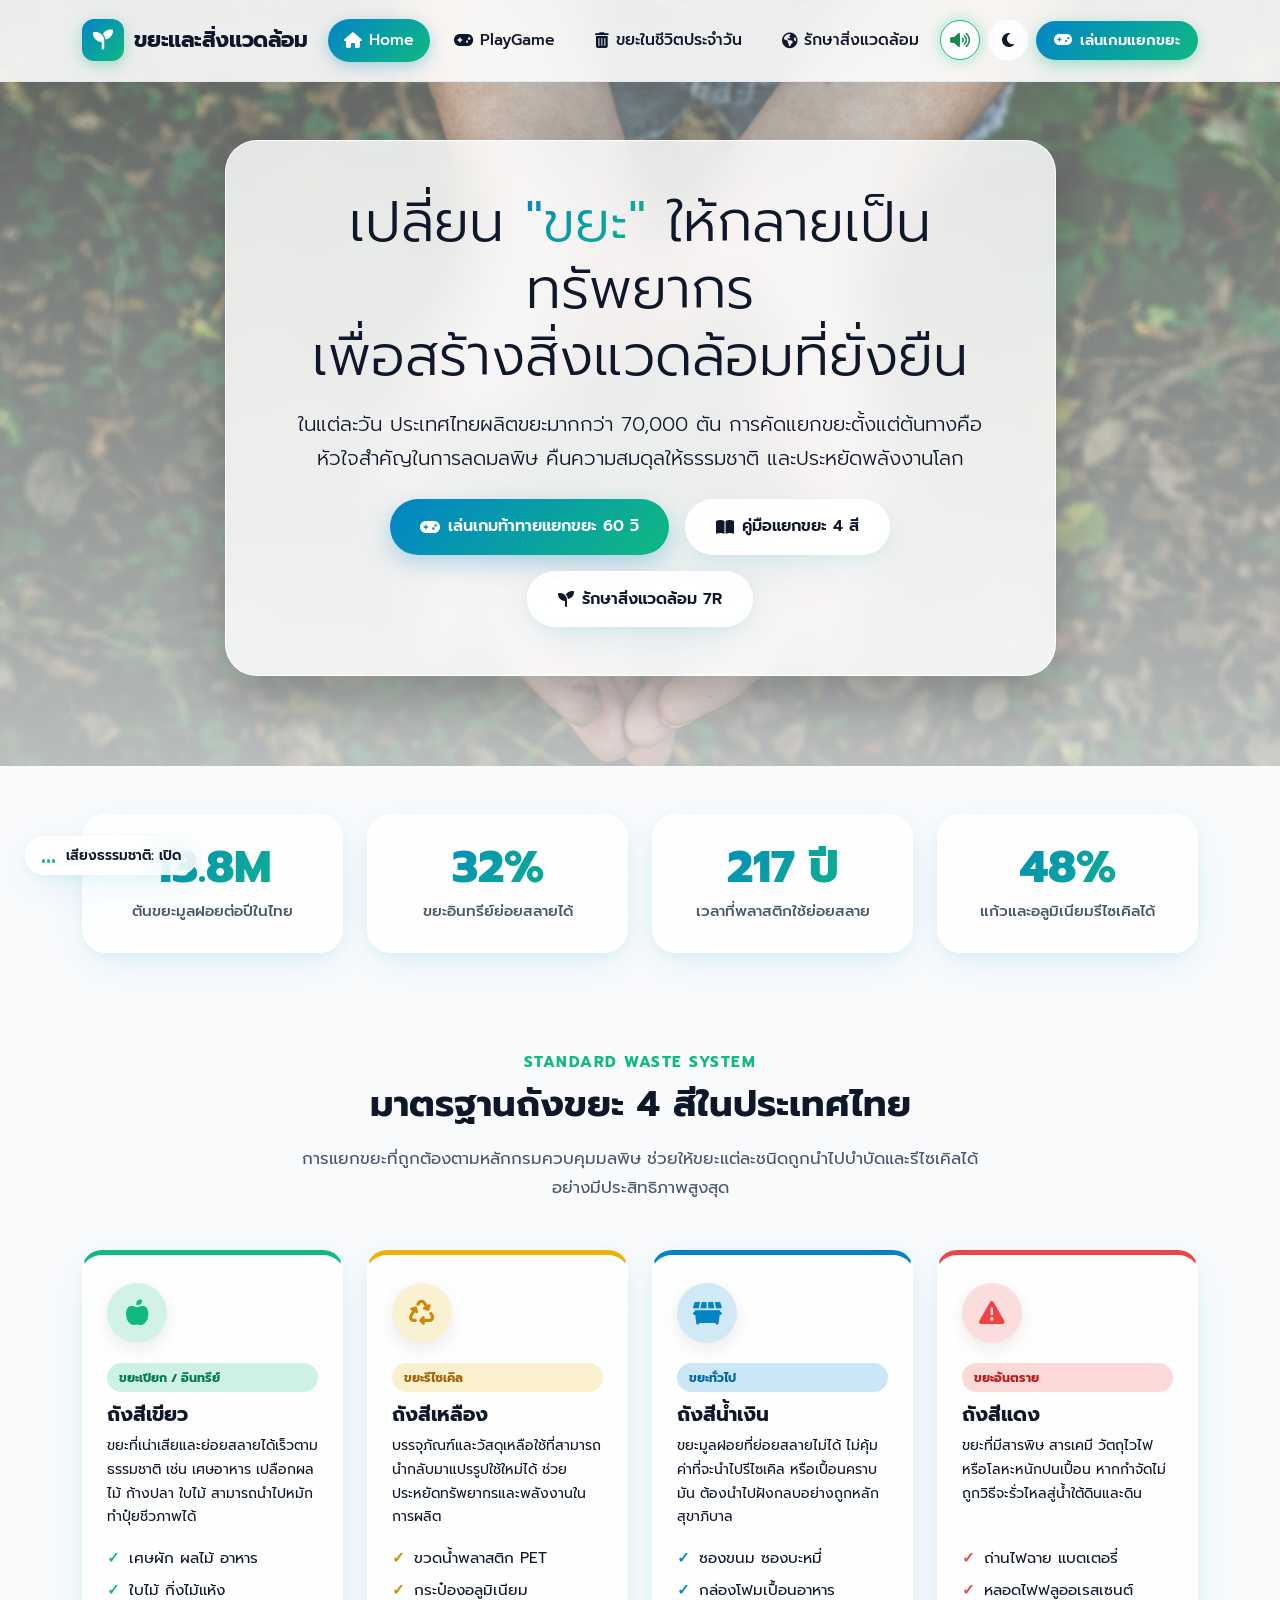
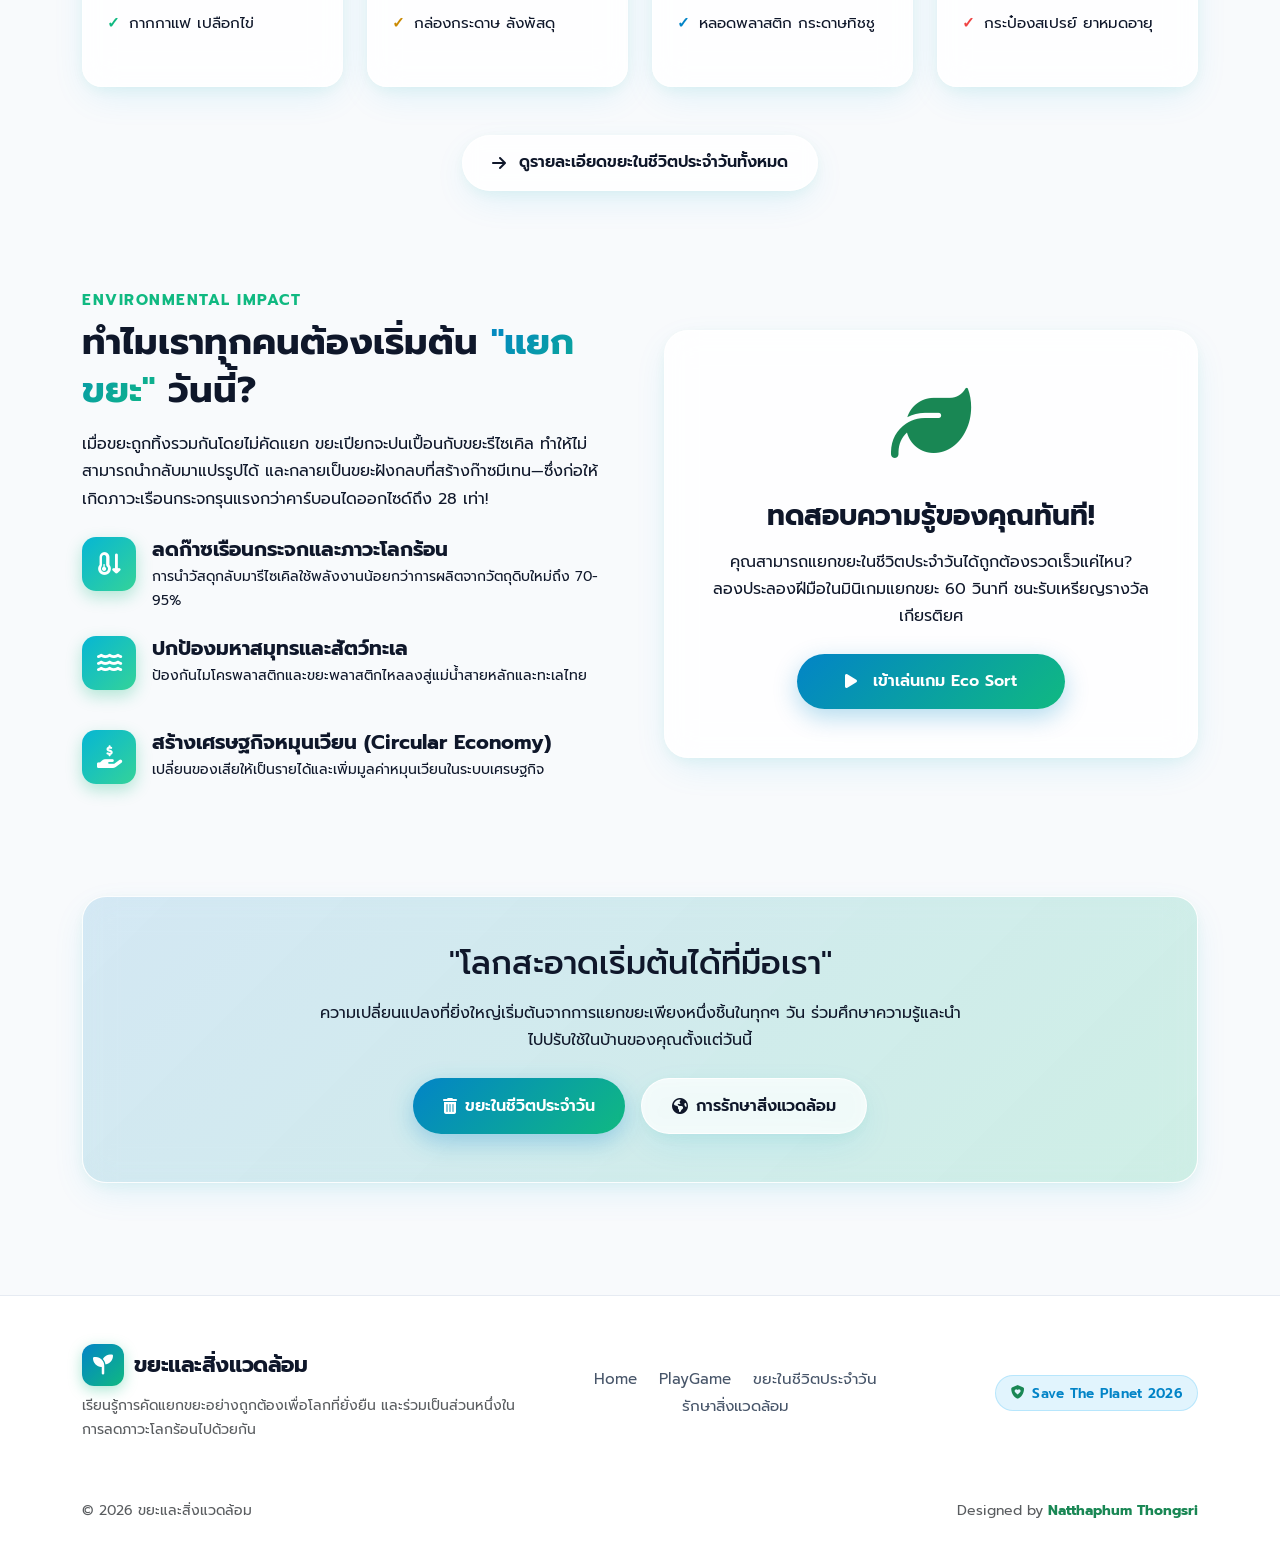
<file: index.html>
<!DOCTYPE html>
<html lang="th" data-theme="light">
<head>
  <meta charset="UTF-8">
  <meta name="viewport" content="width=device-width, initial-scale=1.0">
  <title>ขยะและสิ่งแวดล้อม |67011213047</title>
  <meta name="description" content="เรียนรู้การคัดแยกขยะในชีวิตประจำวันอย่างถูกต้อง ถังขยะ 4 สี และแนวทางการรักษาสิ่งแวดล้อมเพื่อความยั่งยืน พร้อมมินิเกมแยกขยะ 60 วินาที">
  <meta name="author" content="Natthaphum Thongsri">

  <!-- Google Fonts: Prompt & Plus Jakarta Sans -->
  <link rel="preconnect" href="https://fonts.googleapis.com">
  <link rel="preconnect" href="https://fonts.gstatic.com" crossorigin>
  <link href="https://fonts.googleapis.com/css2?family=Plus+Jakarta+Sans:wght@500;600;700;800&family=Prompt:wght@300;400;500;600;700&display=swap" rel="stylesheet">

  <!-- Font Awesome 6 Icons -->
  <link rel="stylesheet" href="https://cdnjs.cloudflare.com/ajax/libs/font-awesome/6.5.1/css/all.min.css">

  <!-- Bootstrap 5.3 CSS -->
  <link href="https://cdn.jsdelivr.net/npm/bootstrap@5.3.3/dist/css/bootstrap.min.css" rel="stylesheet">

  <!-- Custom CSS -->
  <link rel="stylesheet" href="assets/css/style.css">
</head>
<body>

  <!-- Preloader Loading Animation -->
  <div id="preloader">
    <div class="spinner-liquid">
      <i class="fa-solid fa-leaf"></i>
    </div>
    <p class="mt-3 fw-semibold text-muted small">กำลังเตรียมข้อมูลเพื่อโลกสีเขียว...</p>
  </div>

  <!-- Shared Navigation Bar (Managed via components.js) -->
  <header id="site-navbar"></header>

  <!-- Main Content -->
  <main>
    <!-- Hero Section with Crisp Background Image & Liquid Glass Floating Box -->
    <section class="hero-bg-section hero-home">
      <div class="container">
        <div class="row align-items-center justify-content-center">
          <div class="col-lg-10 col-xl-9 text-center reveal">
            <div class="hero-glass-box p-4 p-md-5">
              <h1 class="display-4 fw-extrabold mb-3">
                เปลี่ยน <span class="gradient-text">"ขยะ"</span> ให้กลายเป็นทรัพยากร<br class="d-none d-md-block">
                เพื่อสร้างสิ่งแวดล้อมที่ยั่งยืน
              </h1>
              <p class="lead mb-4 mx-auto" style="max-width: 720px;">
                ในแต่ละวัน ประเทศไทยผลิตขยะมากกว่า 70,000 ตัน การคัดแยกขยะตั้งแต่ต้นทางคือหัวใจสำคัญในการลดมลพิษ คืนความสมดุลให้ธรรมชาติ และประหยัดพลังงานโลก
              </p>
              <div class="d-flex flex-wrap gap-3 justify-content-center">
                <a href="game.html" class="btn-liquid-primary">
                  <i class="fa-solid fa-gamepad"></i> เล่นเกมท้าทายแยกขยะ 60 วิ
                </a>
                <a href="daily-waste.html" class="btn-liquid-outline">
                  <i class="fa-solid fa-book-open"></i> คู่มือแยกขยะ 4 สี
                </a>
                <a href="environment.html" class="btn-liquid-outline">
                  <i class="fa-solid fa-seedling"></i> รักษาสิ่งแวดล้อม 7R
                </a>
              </div>
            </div>
          </div>
        </div>
      </div>
    </section>

    <!-- Key Statistics Section (Animated Counters) -->
    <section class="py-5">
      <div class="container">
        <div class="row g-4 justify-content-center">
          <div class="col-6 col-md-3 reveal reveal-delay-1">
            <div class="glass-card stat-box">
              <div class="stat-num" data-counter="27.5" data-suffix="M">0</div>
              <div class="stat-label">ตันขยะมูลฝอยต่อปีในไทย</div>
            </div>
          </div>
          <div class="col-6 col-md-3 reveal reveal-delay-2">
            <div class="glass-card stat-box">
              <div class="stat-num" data-counter="64" data-suffix="%">0</div>
              <div class="stat-label">ขยะอินทรีย์ย่อยสลายได้</div>
            </div>
          </div>
          <div class="col-6 col-md-3 reveal reveal-delay-3">
            <div class="glass-card stat-box">
              <div class="stat-num" data-counter="450" data-suffix=" ปี">0</div>
              <div class="stat-label">เวลาที่พลาสติกใช้ย่อยสลาย</div>
            </div>
          </div>
          <div class="col-6 col-md-3 reveal reveal-delay-1">
            <div class="glass-card stat-box">
              <div class="stat-num" data-counter="100" data-suffix="%">0</div>
              <div class="stat-label">แก้วและอลูมิเนียมรีไซเคิลได้</div>
            </div>
          </div>
        </div>
      </div>
    </section>

    <!-- 4 Standard Bins Quick Overview -->
    <section class="py-5">
      <div class="container">
        <div class="text-center mb-5 reveal">
          <span class="section-tag">Standard Waste System</span>
          <h2 class="section-title">มาตรฐานถังขยะ 4 สีในประเทศไทย</h2>
          <p class="section-desc">การแยกขยะที่ถูกต้องตามหลักกรมควบคุมมลพิษ ช่วยให้ขยะแต่ละชนิดถูกนำไปบำบัดและรีไซเคิลได้อย่างมีประสิทธิภาพสูงสุด</p>
        </div>

        <div class="row g-4">
          <!-- Green Bin -->
          <div class="col-md-6 col-lg-3 reveal reveal-delay-1">
            <div class="glass-card bin-card green-bin">
              <div class="bin-icon-circle">
                <i class="fa-solid fa-apple-whole"></i>
              </div>
              <span class="bin-pill">ขยะเปียก / อินทรีย์</span>
              <h4 class="fw-bold fs-5 mb-2">ถังสีเขียว</h4>
              <p class="small mb-0">ขยะที่เน่าเสียและย่อยสลายได้เร็วตามธรรมชาติ เช่น เศษอาหาร เปลือกผลไม้ ก้างปลา ใบไม้ สามารถนำไปหมักทำปุ๋ยชีวภาพได้</p>
              <ul class="bin-examples-list mt-auto pt-3">
                <li>เศษผัก ผลไม้ อาหาร</li>
                <li>ใบไม้ กิ่งไม้แห้ง</li>
                <li>กากกาแฟ เปลือกไข่</li>
              </ul>
            </div>
          </div>

          <!-- Yellow Bin -->
          <div class="col-md-6 col-lg-3 reveal reveal-delay-2">
            <div class="glass-card bin-card yellow-bin">
              <div class="bin-icon-circle">
                <i class="fa-solid fa-recycle"></i>
              </div>
              <span class="bin-pill">ขยะรีไซเคิล</span>
              <h4 class="fw-bold fs-5 mb-2">ถังสีเหลือง</h4>
              <p class="small mb-0">บรรจุภัณฑ์และวัสดุเหลือใช้ที่สามารถนำกลับมาแปรรูปใช้ใหม่ได้ ช่วยประหยัดทรัพยากรและพลังงานในการผลิต</p>
              <ul class="bin-examples-list mt-auto pt-3">
                <li>ขวดน้ำพลาสติก PET</li>
                <li>กระป๋องอลูมิเนียม</li>
                <li>กล่องกระดาษ ลังพัสดุ</li>
              </ul>
            </div>
          </div>

          <!-- Blue Bin -->
          <div class="col-md-6 col-lg-3 reveal reveal-delay-3">
            <div class="glass-card bin-card blue-bin">
              <div class="bin-icon-circle">
                <i class="fa-solid fa-dumpster"></i>
              </div>
              <span class="bin-pill">ขยะทั่วไป</span>
              <h4 class="fw-bold fs-5 mb-2">ถังสีน้ำเงิน</h4>
              <p class="small mb-0">ขยะมูลฝอยที่ย่อยสลายไม่ได้ ไม่คุ้มค่าที่จะนำไปรีไซเคิล หรือเปื้อนคราบมัน ต้องนำไปฝังกลบอย่างถูกหลักสุขาภิบาล</p>
              <ul class="bin-examples-list mt-auto pt-3">
                <li>ซองขนม ซองบะหมี่</li>
                <li>กล่องโฟมเปื้อนอาหาร</li>
                <li>หลอดพลาสติก กระดาษทิชชู</li>
              </ul>
            </div>
          </div>

          <!-- Red Bin -->
          <div class="col-md-6 col-lg-3 reveal reveal-delay-1">
            <div class="glass-card bin-card red-bin">
              <div class="bin-icon-circle">
                <i class="fa-solid fa-triangle-exclamation"></i>
              </div>
              <span class="bin-pill">ขยะอันตราย</span>
              <h4 class="fw-bold fs-5 mb-2">ถังสีแดง</h4>
              <p class="small mb-0">ขยะที่มีสารพิษ สารเคมี วัตถุไวไฟ หรือโลหะหนักปนเปื้อน หากกำจัดไม่ถูกวิธีจะรั่วไหลสู่น้ำใต้ดินและดิน</p>
              <ul class="bin-examples-list mt-auto pt-3">
                <li>ถ่านไฟฉาย แบตเตอรี่</li>
                <li>หลอดไฟฟลูออเรสเซนต์</li>
                <li>กระป๋องสเปรย์ ยาหมดอายุ</li>
              </ul>
            </div>
          </div>
        </div>

        <div class="text-center mt-5 reveal">
          <a href="daily-waste.html" class="btn-liquid-outline">
            <i class="fa-solid fa-arrow-right me-1"></i> ดูรายละเอียดขยะในชีวิตประจำวันทั้งหมด
          </a>
        </div>
      </div>
    </section>

    <!-- Why Waste Sorting Matters (3 Pillars) -->
    <section class="py-5 bg-opacity-25">
      <div class="container">
        <div class="row align-items-center g-5">
          <div class="col-lg-6 reveal">
            <span class="section-tag">Environmental Impact</span>
            <h2 class="section-title">ทำไมเราทุกคนต้องเริ่มต้น <span class="gradient-text">"แยกขยะ"</span> วันนี้?</h2>
            <p class="mb-4">
              เมื่อขยะถูกทิ้งรวมกันโดยไม่คัดแยก ขยะเปียกจะปนเปื้อนกับขยะรีไซเคิล ทำให้ไม่สามารถนำกลับมาแปรรูปได้ และกลายเป็นขยะฝังกลบที่สร้างก๊าซมีเทน—ซึ่งก่อให้เกิดภาวะเรือนกระจกรุนแรงกว่าคาร์บอนไดออกไซด์ถึง 28 เท่า!
            </p>

            <div class="d-flex gap-3 mb-4">
              <div class="r-icon-box flex-shrink-0">
                <i class="fa-solid fa-temperature-arrow-down"></i>
              </div>
              <div>
                <h5 class="fw-bold mb-1">ลดก๊าซเรือนกระจกและภาวะโลกร้อน</h5>
                <p class="small mb-0">การนำวัสดุกลับมารีไซเคิลใช้พลังงานน้อยกว่าการผลิตจากวัตถุดิบใหม่ถึง 70-95%</p>
              </div>
            </div>

            <div class="d-flex gap-3 mb-4">
              <div class="r-icon-box flex-shrink-0">
                <i class="fa-solid fa-water"></i>
              </div>
              <div>
                <h5 class="fw-bold mb-1">ปกป้องมหาสมุทรและสัตว์ทะเล</h5>
                <p class="small mb-0">ป้องกันไมโครพลาสติกและขยะพลาสติกไหลลงสู่แม่น้ำสายหลักและทะเลไทย</p>
              </div>
            </div>

            <div class="d-flex gap-3">
              <div class="r-icon-box flex-shrink-0">
                <i class="fa-solid fa-hand-holding-dollar"></i>
              </div>
              <div>
                <h5 class="fw-bold mb-1">สร้างเศรษฐกิจหมุนเวียน (Circular Economy)</h5>
                <p class="small mb-0">เปลี่ยนของเสียให้เป็นรายได้และเพิ่มมูลค่าหมุนเวียนในระบบเศรษฐกิจ</p>
              </div>
            </div>
          </div>

          <div class="col-lg-6 reveal reveal-delay-2">
            <div class="glass-card p-4 p-md-5 text-center position-relative overflow-hidden">
              <div class="mb-4">
                <span class="display-1 text-success"><i class="fa-solid fa-leaf"></i></span>
              </div>
              <h3 class="fw-bold mb-3">ทดสอบความรู้ของคุณทันที!</h3>
              <p class="mb-4">
                คุณสามารถแยกขยะในชีวิตประจำวันได้ถูกต้องรวดเร็วแค่ไหน? ลองประลองฝีมือในมินิเกมแยกขยะ 60 วินาที ชนะรับเหรียญรางวัลเกียรติยศ
              </p>
              <a href="game.html" class="btn-liquid-primary btn-lg px-5">
                <i class="fa-solid fa-play me-2"></i> เข้าเล่นเกม Eco Sort
              </a>
            </div>
          </div>
        </div>
      </div>
    </section>

    <!-- Call to Action Banner -->
    <section class="py-5">
      <div class="container">
        <div class="glass-card p-5 text-center reveal position-relative overflow-hidden" style="background: linear-gradient(135deg, rgba(2, 132, 199, 0.15) 0%, rgba(16, 185, 129, 0.18) 100%);">
          <h2 class="fw-extrabold mb-3">"โลกสะอาดเริ่มต้นได้ที่มือเรา"</h2>
          <p class="max-w-600 mx-auto mb-4" style="max-width: 650px;">
            ความเปลี่ยนแปลงที่ยิ่งใหญ่เริ่มต้นจากการแยกขยะเพียงหนึ่งชิ้นในทุกๆ วัน ร่วมศึกษาความรู้และนำไปปรับใช้ในบ้านของคุณตั้งแต่วันนี้
          </p>
          <div class="d-flex flex-wrap gap-3 justify-content-center">
            <a href="daily-waste.html" class="btn-liquid-primary">
              <i class="fa-solid fa-trash-can"></i> ขยะในชีวิตประจำวัน
            </a>
            <a href="environment.html" class="btn-liquid-outline">
              <i class="fa-solid fa-earth-americas"></i> การรักษาสิ่งแวดล้อม
            </a>
          </div>
        </div>
      </div>
    </section>
  </main>

  <!-- Shared Footer (Managed via components.js) -->
  <footer id="site-footer"></footer>

  <!-- Bootstrap 5.3 JS Bundle -->
  <script src="https://cdn.jsdelivr.net/npm/bootstrap@5.3.3/dist/js/bootstrap.bundle.min.js"></script>

  <!-- Project Scripts -->
  <script src="assets/js/components.js"></script>
  <script src="assets/js/main.js"></script>
</body>
</html>
</file>
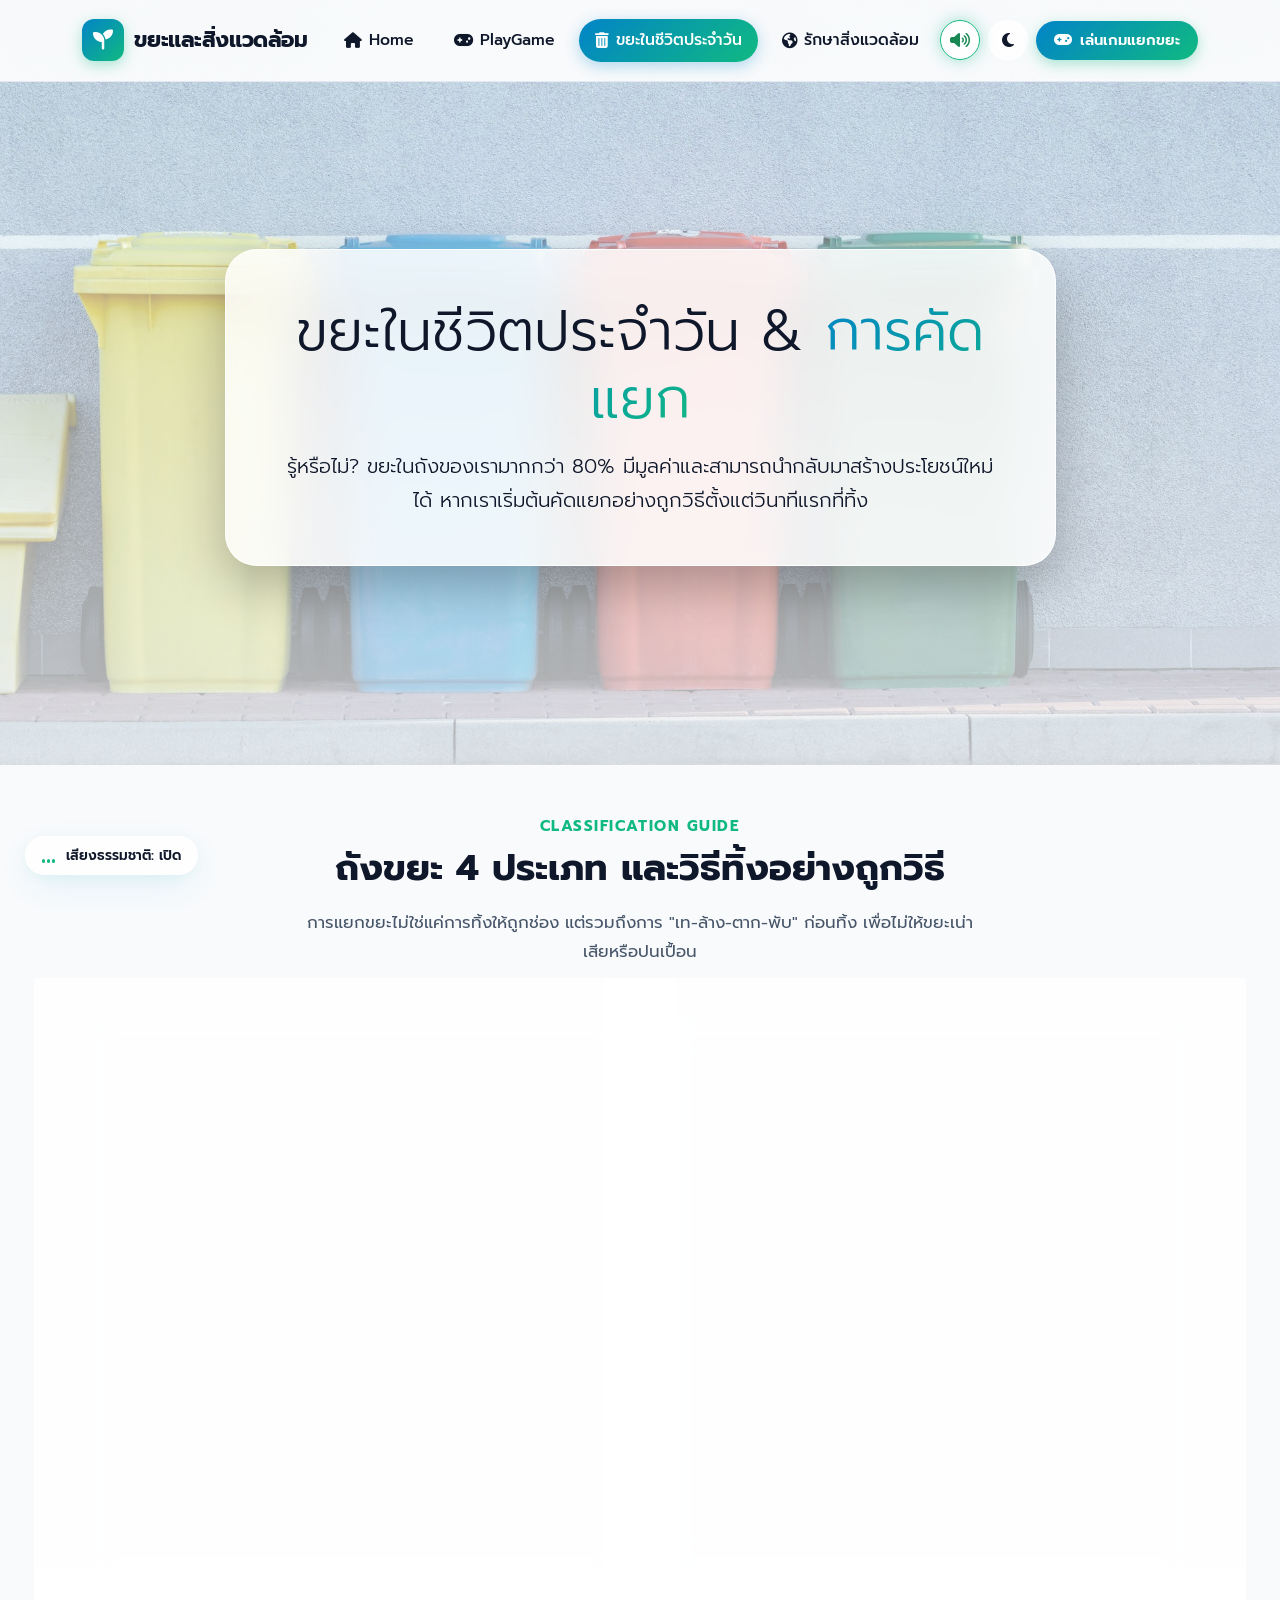
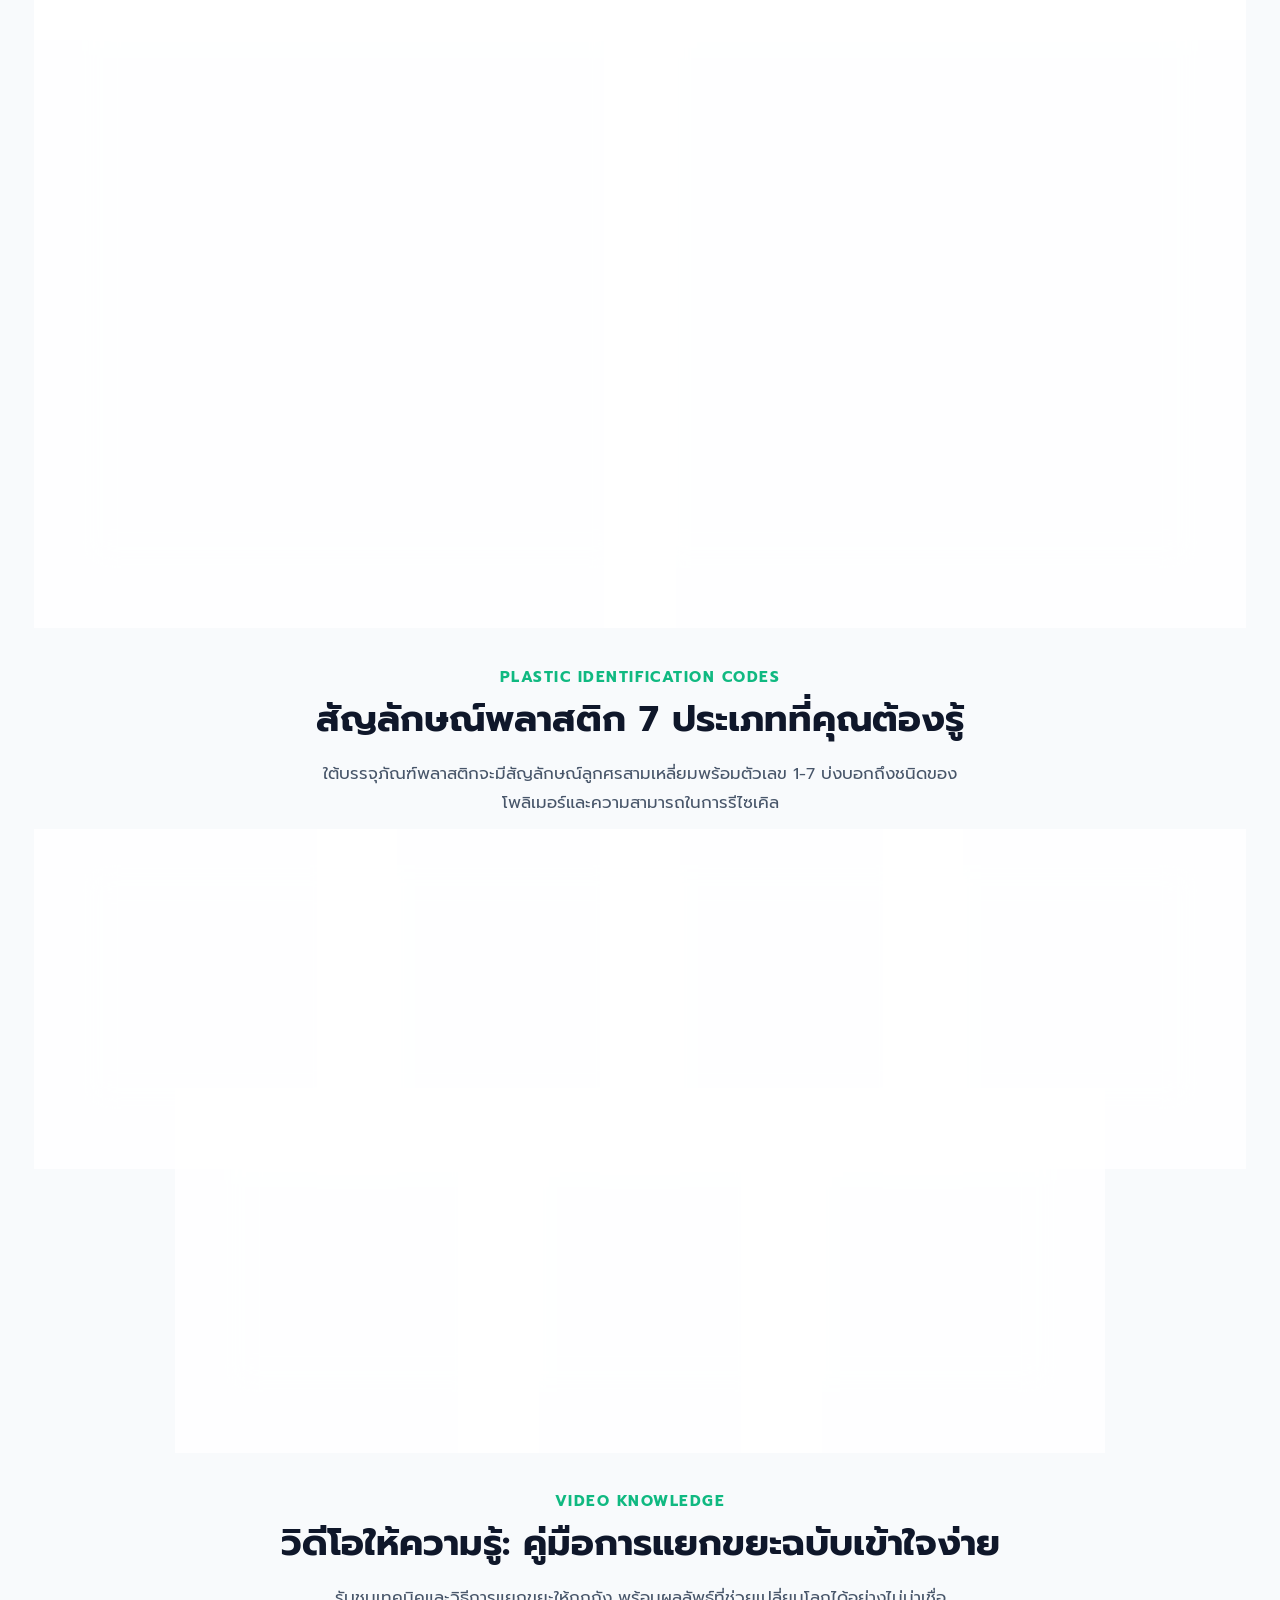
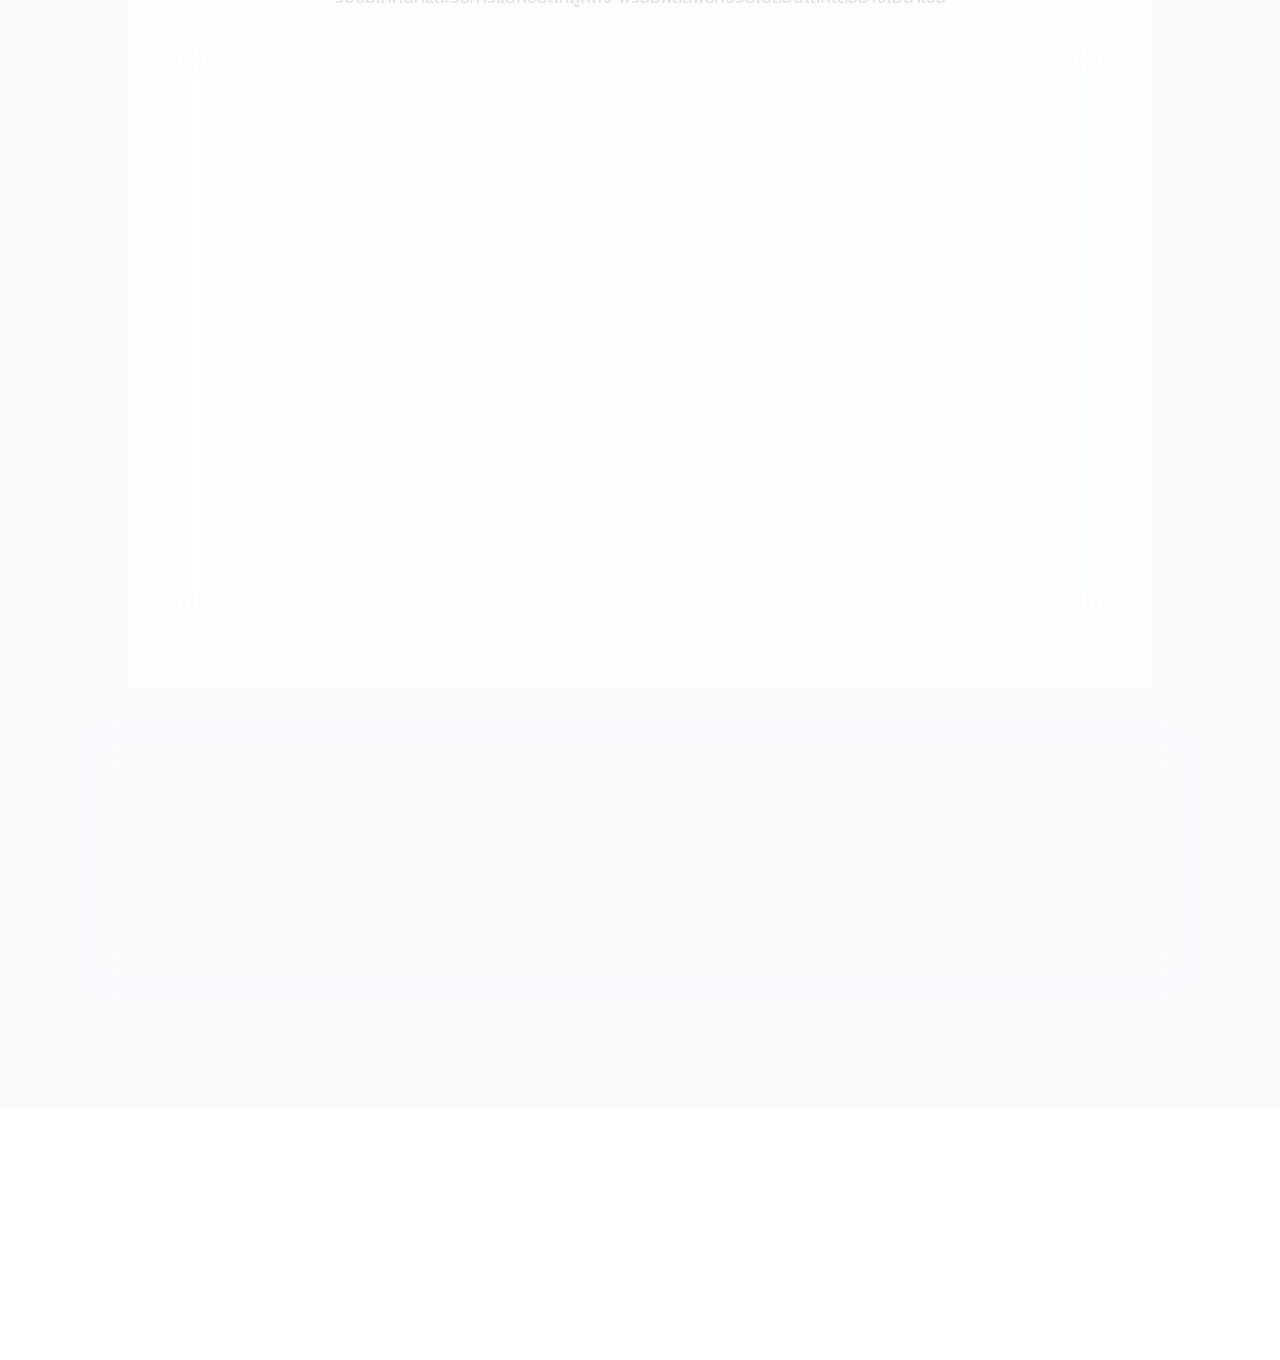
<file: daily-waste.html>
<!DOCTYPE html>
<html lang="th" data-theme="light">
<head>
  <meta charset="UTF-8">
  <meta name="viewport" content="width=device-width, initial-scale=1.0">
  <title>ขยะในชีวิตประจำวัน |67011213047</title>
  <meta name="description" content="เจาะลึกประเภทขยะในชีวิตประจำวัน ถังขยะ 4 สี สัญลักษณ์พลาสติก 7 ชนิด และขั้นตอนการเตรียมขยะก่อนทิ้งที่ถูกต้องตามหลักสุขาภิบาล">
  <meta name="author" content="Natthaphum Thongsri">

  <!-- Google Fonts: Prompt & Plus Jakarta Sans -->
  <link rel="preconnect" href="https://fonts.googleapis.com">
  <link rel="preconnect" href="https://fonts.gstatic.com" crossorigin>
  <link href="https://fonts.googleapis.com/css2?family=Plus+Jakarta+Sans:wght@500;600;700;800&family=Prompt:wght@300;400;500;600;700&display=swap" rel="stylesheet">

  <!-- Font Awesome 6 Icons -->
  <link rel="stylesheet" href="https://cdnjs.cloudflare.com/ajax/libs/font-awesome/6.5.1/css/all.min.css">

  <!-- Bootstrap 5.3 CSS -->
  <link href="https://cdn.jsdelivr.net/npm/bootstrap@5.3.3/dist/css/bootstrap.min.css" rel="stylesheet">

  <!-- Custom CSS -->
  <link rel="stylesheet" href="assets/css/style.css">
</head>
<body>

  <!-- Preloader Loading Animation -->
  <div id="preloader">
    <div class="spinner-liquid">
      <i class="fa-solid fa-trash-can"></i>
    </div>
    <p class="mt-3 fw-semibold text-muted small">กำลังโหลดคู่มือแยกขยะ...</p>
  </div>

  <!-- Shared Navigation Bar (Managed via components.js) -->
  <header id="site-navbar"></header>

  <!-- Main Content -->
  <main>
    <!-- Hero Section with Crisp Background Image & Liquid Glass Floating Box -->
    <section class="hero-bg-section hero-daily">
      <div class="container">
        <div class="row justify-content-center text-center">
          <div class="col-lg-10 col-xl-9 reveal">
            <div class="hero-glass-box p-4 p-md-5">
              <h1 class="display-4 fw-extrabold mb-3">
                ขยะในชีวิตประจำวัน &amp; <span class="gradient-text">การคัดแยก</span>
              </h1>
              <p class="lead mb-0 mx-auto" style="max-width: 720px;">
                รู้หรือไม่? ขยะในถังของเรามากกว่า 80% มีมูลค่าและสามารถนำกลับมาสร้างประโยชน์ใหม่ได้ หากเราเริ่มต้นคัดแยกอย่างถูกวิธีตั้งแต่วินาทีแรกที่ทิ้ง
              </p>
            </div>
          </div>
        </div>
      </div>
    </section>

    <!-- Detailed 4-Bin Breakdown Section -->
    <section class="py-5">
      <div class="container">
        <div class="text-center mb-5 reveal">
          <span class="section-tag">Classification Guide</span>
          <h2 class="section-title">ถังขยะ 4 ประเภท และวิธีทิ้งอย่างถูกวิธี</h2>
          <p class="section-desc">การแยกขยะไม่ใช่แค่การทิ้งให้ถูกช่อง แต่รวมถึงการ "เท-ล้าง-ตาก-พับ" ก่อนทิ้ง เพื่อไม่ให้ขยะเน่าเสียหรือปนเปื้อน</p>
        </div>

        <div class="row g-4">
          <!-- 1. Green Bin: Organic Waste -->
          <div class="col-lg-6 reveal reveal-delay-1">
            <div class="glass-card p-4 p-md-5 h-100 green-bin" style="border-left: 6px solid var(--bin-organic);">
              <div class="d-flex align-items-center gap-3 mb-3">
                <div class="bin-icon-circle m-0">
                  <i class="fa-solid fa-apple-whole"></i>
                </div>
                <div>
                  <span class="bin-pill">ขยะอินทรีย์ / ขยะเปียก</span>
                  <h3 class="fw-bold mb-0">1. ถังสีเขียว (Organic Waste)</h3>
                </div>
              </div>
              <p>
                คือขยะที่ย่อยสลายได้ง่ายตามธรรมชาติ มีความชื้นสูงและเน่าเสียส่งกลิ่นเหม็นได้เร็ว คิดเป็นสัดส่วนมากกว่า 50-60% ของกองขยะทั้งหมดในประเทศไทย
              </p>
              <h5 class="fw-bold fs-6 mt-3 mb-2 text-success"><i class="fa-solid fa-check-circle me-1"></i> สิ่งที่ควรทิ้งลงถังนี้:</h5>
              <ul class="bin-examples-list mt-0 mb-3">
                <li>เศษอาหาร ก้างปลา กระดูกสัตว์ เปลือกไข่ กากกาแฟ</li>
                <li>เศษผัก เปลือกผลไม้ กากผลไม้จากการคั้น</li>
                <li>ใบไม้ หญ้า กิ่งไม้แห้ง เศษวัชพืชในสวน</li>
              </ul>
              <div class="p-3 rounded-4 bg-success bg-opacity-10 border border-success border-opacity-25 mt-auto">
                <small class="text-success-emphasis fw-semibold d-block">
                  <i class="fa-solid fa-lightbulb me-1"></i> <strong>ข้อแนะนำ:</strong> กรองน้ำแกงหรือของเหลวออกก่อนทิ้ง นำไปทำปุ๋ยหมัก หรือส่งเข้าโรงผลิตก๊าซชีวภาพ (Biogas)
                </small>
              </div>
            </div>
          </div>

          <!-- 2. Yellow Bin: Recycle Waste -->
          <div class="col-lg-6 reveal reveal-delay-2">
            <div class="glass-card p-4 p-md-5 h-100 yellow-bin" style="border-left: 6px solid var(--bin-recycle);">
              <div class="d-flex align-items-center gap-3 mb-3">
                <div class="bin-icon-circle m-0">
                  <i class="fa-solid fa-recycle"></i>
                </div>
                <div>
                  <span class="bin-pill">ขยะรีไซเคิล</span>
                  <h3 class="fw-bold mb-0">2. ถังสีเหลือง (Recyclable Waste)</h3>
                </div>
              </div>
              <p>
                คือวัสดุบรรจุภัณฑ์ที่ผ่านการใช้งานแล้ว แต่มีคุณสมบัติที่สามารถนำกลับมาแปรรูปเป็นวัตถุดิบในการผลิตสินค้าใหม่ได้ ช่วยลดการใช้พลังงานและต้นทุนอุตสาหกรรม
              </p>
              <h5 class="fw-bold fs-6 mt-3 mb-2 text-warning-emphasis"><i class="fa-solid fa-check-circle me-1"></i> สิ่งที่ควรทิ้งลงถังนี้:</h5>
              <ul class="bin-examples-list mt-0 mb-3">
                <li>ขวดน้ำดื่มพลาสติก PET ใส, ขวดนม HDPE</li>
                <li>กระป๋องอลูมิเนียมน้ำอัดลม, กระป๋องอาหารกระป๋อง</li>
                <li>กล่องกระดาษพัสดุ ลังกระดาษ หนังสือพิมพ์ เอกสาร</li>
                <li>ขวดแก้วเครื่องดื่ม ซอสปรุงรส แก้วน้ำ</li>
              </ul>
              <div class="p-3 rounded-4 bg-warning bg-opacity-10 border border-warning border-opacity-25 mt-auto">
                <small class="text-warning-emphasis fw-semibold d-block">
                  <i class="fa-solid fa-lightbulb me-1"></i> <strong>ข้อแนะนำ:</strong> กฎเหล็กคือ "เทน้ำออก ล้างคราบให้สะอาด ตากให้แห้ง และบีบให้แบน" เพื่อประหยัดพื้นที่ขนส่ง
                </small>
              </div>
            </div>
          </div>

          <!-- 3. Blue Bin: General Waste -->
          <div class="col-lg-6 reveal reveal-delay-1">
            <div class="glass-card p-4 p-md-5 h-100 blue-bin" style="border-left: 6px solid var(--bin-general);">
              <div class="d-flex align-items-center gap-3 mb-3">
                <div class="bin-icon-circle m-0">
                  <i class="fa-solid fa-dumpster"></i>
                </div>
                <div>
                  <span class="bin-pill">ขยะทั่วไป</span>
                  <h3 class="fw-bold mb-0">3. ถังสีน้ำเงิน (General Waste)</h3>
                </div>
              </div>
              <p>
                คือขยะที่ไม่สามารถนำมารีไซเคิลได้ หรือไม่คุ้มค่าทางเศรษฐกิจในการแปรรูป และไม่ใช่ขยะที่มีสารพิษอันตราย จะถูกนำไปผลิตเป็นเชื้อเพลิง RDF หรือนำไปฝังกลบอย่างถูกหลัก
              </p>
              <h5 class="fw-bold fs-6 mt-3 mb-2 text-primary"><i class="fa-solid fa-check-circle me-1"></i> สิ่งที่ควรทิ้งลงถังนี้:</h5>
              <ul class="bin-examples-list mt-0 mb-3">
                <li>ซองบะหมี่กึ่งสำเร็จรูป ซองฟอยล์ขนมขบเคี้ยว ซองกาแฟ 3in1</li>
                <li>กล่องโฟมบรรจุอาหารที่เปื้อนคราบมัน</li>
                <li>หลอดกาแฟพลาสติก ช้อนส้อมพลาสติกใช้ครั้งเดียวทิ้ง</li>
                <li>กระดาษทิชชูใช้แล้ว กระดาษเปียก สำลี แผ่นแปะแก้ปวด</li>
              </ul>
              <div class="p-3 rounded-4 bg-primary bg-opacity-10 border border-primary border-opacity-25 mt-auto">
                <small class="text-primary-emphasis fw-semibold d-block">
                  <i class="fa-solid fa-lightbulb me-1"></i> <strong>ข้อแนะนำ:</strong> ลดการสร้างขยะกลุ่มนี้โดยพกถุงผ้า ใช้กล่องอาหารส่วนตัว และปฏิเสธหลอดพลาสติก
                </small>
              </div>
            </div>
          </div>

          <!-- 4. Red Bin: Hazardous Waste -->
          <div class="col-lg-6 reveal reveal-delay-2">
            <div class="glass-card p-4 p-md-5 h-100 red-bin" style="border-left: 6px solid var(--bin-hazard);">
              <div class="d-flex align-items-center gap-3 mb-3">
                <div class="bin-icon-circle m-0">
                  <i class="fa-solid fa-triangle-exclamation"></i>
                </div>
                <div>
                  <span class="bin-pill">ขยะอันตราย</span>
                  <h3 class="fw-bold mb-0">4. ถังสีแดง (Hazardous Waste)</h3>
                </div>
              </div>
              <p>
                คือขยะที่มีองค์ประกอบของสารไวไฟ สารกัดกร่อน สารพิษ หรือโลหะหนัก เช่น ปรอท ตะกั่ว แคดเมียม ซึ่งห้ามทิ้งรวมกับขยะอื่นเด็ดขาดเพราะทำให้สารเคมีปนเปื้อนสู่น้ำใต้ดิน
              </p>
              <h5 class="fw-bold fs-6 mt-3 mb-2 text-danger"><i class="fa-solid fa-check-circle me-1"></i> สิ่งที่ควรทิ้งลงถังนี้:</h5>
              <ul class="bin-examples-list mt-0 mb-3">
                <li>ถ่านไฟฉาย แบตเตอรี่รถยนต์และอุปกรณ์พกพา พาวเวอร์แบงก์</li>
                <li>หลอดไฟนีออน หลอดฟลูออเรสเซนต์ หลอดประหยัดไฟ</li>
                <li>กระป๋องสเปรย์ฉีดผม ยาฆ่าแมลง สีทาบ้าน ยาหมดอายุ</li>
                <li>ขวดบรรจุสารเคมี น้ำยาล้างห้องน้ำ ขวดน้ำมันเครื่อง</li>
              </ul>
              <div class="p-3 rounded-4 bg-danger bg-opacity-10 border border-danger border-opacity-25 mt-auto">
                <small class="text-danger-emphasis fw-semibold d-block">
                  <i class="fa-solid fa-triangle-exclamation me-1"></i> <strong>ข้อควรระวัง:</strong> ควรใส่ถุงใสแยกต่างหาก มัดปากถุง และเขียนป้ายกำกับ "ขยะอันตราย" ก่อนนำไปทิ้ง
                </small>
              </div>
            </div>
          </div>
        </div>
      </div>
    </section>

    <!-- Plastic Resin Codes (1 to 7) Section -->
    <section class="py-5">
      <div class="container">
        <div class="text-center mb-5 reveal">
          <span class="section-tag">Plastic Identification Codes</span>
          <h2 class="section-title">สัญลักษณ์พลาสติก 7 ประเภทที่คุณต้องรู้</h2>
          <p class="section-desc">ใต้บรรจุภัณฑ์พลาสติกจะมีสัญลักษณ์ลูกศรสามเหลี่ยมพร้อมตัวเลข 1-7 บ่งบอกถึงชนิดของโพลิเมอร์และความสามารถในการรีไซเคิล</p>
        </div>

        <div class="row g-3 justify-content-center">
          <div class="col-6 col-md-4 col-lg-3 reveal reveal-delay-1">
            <div class="glass-card plastic-card h-100">
              <div class="plastic-num-badge">1</div>
              <h5 class="fw-bold mb-1">PET / PETE</h5>
              <p class="small mb-2">พอลิเอทิลีนเทเรฟทาเลต</p>
              <span class="badge bg-success-subtle text-success small mb-2">รีไซเคิลได้ 100%</span>
              <p class="small mb-0">ขวดน้ำดื่มใส ขวดน้ำอัดลม เส้นใยสังเคราะห์โพลีเอสเตอร์</p>
            </div>
          </div>

          <div class="col-6 col-md-4 col-lg-3 reveal reveal-delay-2">
            <div class="glass-card plastic-card h-100">
              <div class="plastic-num-badge">2</div>
              <h5 class="fw-bold mb-1">HDPE</h5>
              <p class="small mb-2">พอลิเอทิลีนความหนาแน่นสูง</p>
              <span class="badge bg-success-subtle text-success small mb-2">รีไซเคิลได้สูง</span>
              <p class="small mb-0">ขวดนมทึบ ขวดแชมพู ขวดน้ำยาซักผ้า แกลลอนน้ำมัน</p>
            </div>
          </div>

          <div class="col-6 col-md-4 col-lg-3 reveal reveal-delay-3">
            <div class="glass-card plastic-card h-100">
              <div class="plastic-num-badge">3</div>
              <h5 class="fw-bold mb-1">PVC</h5>
              <p class="small mb-2">พอลิไวนิลคลอไรด์</p>
              <span class="badge bg-warning-subtle text-warning-emphasis small mb-2">รีไซเคิลยาก</span>
              <p class="small mb-0">ท่อน้ำประปา สายยาง ม่านห้องน้ำ ฟิล์มห่ออาหารบางชนิด</p>
            </div>
          </div>

          <div class="col-6 col-md-4 col-lg-3 reveal reveal-delay-1">
            <div class="glass-card plastic-card h-100">
              <div class="plastic-num-badge">4</div>
              <h5 class="fw-bold mb-1">LDPE</h5>
              <p class="small mb-2">พอลิเอทิลีนความหนาแน่นต่ำ</p>
              <span class="badge bg-success-subtle text-success small mb-2">รีไซเคิลได้</span>
              <p class="small mb-0">ถุงพลาสติกหูหิ้ว ฟิล์มยืดห่อของ ถุงซิปล็อก แผ่นกันกระแทก</p>
            </div>
          </div>

          <div class="col-6 col-md-4 col-lg-3 reveal reveal-delay-2">
            <div class="glass-card plastic-card h-100">
              <div class="plastic-num-badge">5</div>
              <h5 class="fw-bold mb-1">PP</h5>
              <p class="small mb-2">พอลิโพรพีลีน</p>
              <span class="badge bg-success-subtle text-success small mb-2">รีไซเคิลได้ดี</span>
              <p class="small mb-0">กล่องไมโครเวฟ ฝาขวดน้ำ กระบอกน้ำ แก้วกาแฟพลาสติกแข็ง</p>
            </div>
          </div>

          <div class="col-6 col-md-4 col-lg-3 reveal reveal-delay-3">
            <div class="glass-card plastic-card h-100">
              <div class="plastic-num-badge">6</div>
              <h5 class="fw-bold mb-1">PS</h5>
              <p class="small mb-2">พอลิสไตรีน</p>
              <span class="badge bg-danger-subtle text-danger small mb-2">รีไซเคิลยากมาก</span>
              <p class="small mb-0">กล่องโฟมบรรจุอาหาร ช้อนส้อมพลาสติกกรอบ แก้วโยเกิร์ตบางชนิด</p>
            </div>
          </div>

          <div class="col-6 col-md-4 col-lg-3 reveal reveal-delay-1">
            <div class="glass-card plastic-card h-100">
              <div class="plastic-num-badge">7</div>
              <h5 class="fw-bold mb-1">OTHER</h5>
              <p class="small mb-2">พลาสติกชนิดอื่นๆ / ผสม</p>
              <span class="badge bg-secondary-subtle text-secondary small mb-2">ขึ้นอยู่กับวัสดุ</span>
              <p class="small mb-0">พลาสติกชีวภาพ (PLA), พอลิคาร์บอเนต (PC), ถุงฟอยล์ขนมหลายชั้น</p>
            </div>
          </div>
        </div>
      </div>
    </section>

    <!-- Embedded YouTube Video Section (Requirement) -->
    <section class="py-5">
      <div class="container">
        <div class="text-center mb-4 reveal">
          <span class="section-tag">Video Knowledge</span>
          <h2 class="section-title">วิดีโอให้ความรู้: คู่มือการแยกขยะฉบับเข้าใจง่าย</h2>
          <p class="section-desc">รับชมเทคนิคและวิธีการแยกขยะให้ถูกถัง พร้อมผลลัพธ์ที่ช่วยเปลี่ยนโลกได้อย่างไม่น่าเชื่อ</p>
        </div>

        <div class="row justify-content-center reveal">
          <div class="col-lg-10">
            <div class="video-glass-container">
              <div class="ratio-16x9">
                <iframe 
                  src="https://www.youtube-nocookie.com/embed/JtKY6Nwdpws?rel=0" 
                  title="การคัดแยกขยะมูลฝอยและประเภทถังขยะ" 
                  allow="accelerometer; autoplay; clipboard-write; encrypted-media; gyroscope; picture-in-picture; web-share" 
                  allowfullscreen>
                </iframe>
              </div>
              <div class="p-3 text-center">
                <p class="small mb-0">
                  <i class="fa-brands fa-youtube text-danger me-1"></i> วิดีโอเพื่อการศึกษา: การคัดแยกขยะมูลฝอยในชีวิตประจำวันอย่างถูกวิธี
                </p>
              </div>
            </div>
          </div>
        </div>
      </div>
    </section>

    <!-- Quiz CTA Section -->
    <section class="py-5">
      <div class="container">
        <div class="glass-card p-4 p-md-5 text-center reveal" style="background: linear-gradient(135deg, rgba(2, 132, 199, 0.12) 0%, rgba(16, 185, 129, 0.18) 100%);">
          <h3 class="fw-bold mb-2">มั่นใจในทักษะการแยกขยะของคุณแล้วหรือยัง?</h3>
          <p class="max-w-600 mx-auto mb-4" style="max-width: 600px;">
            เมื่อศึกษาครบทั้ง 4 ถังและสัญลักษณ์พลาสติกแล้ว ไปประลองความเร็วและความแม่นยำในมินิเกมแยกขยะ 1 นาทีกันเลย!
          </p>
          <a href="game.html" class="btn-liquid-primary btn-lg">
            <i class="fa-solid fa-gamepad me-2"></i> เล่นเกมท้าทายความเร็วตอนนี้
          </a>
        </div>
      </div>
    </section>
  </main>

  <!-- Shared Footer (Managed via components.js) -->
  <footer id="site-footer"></footer>

  <!-- Bootstrap 5.3 JS Bundle -->
  <script src="https://cdn.jsdelivr.net/npm/bootstrap@5.3.3/dist/js/bootstrap.bundle.min.js"></script>

  <!-- Project Scripts -->
  <script src="assets/js/components.js"></script>
  <script src="assets/js/main.js"></script>
</body>
</html>
</file>
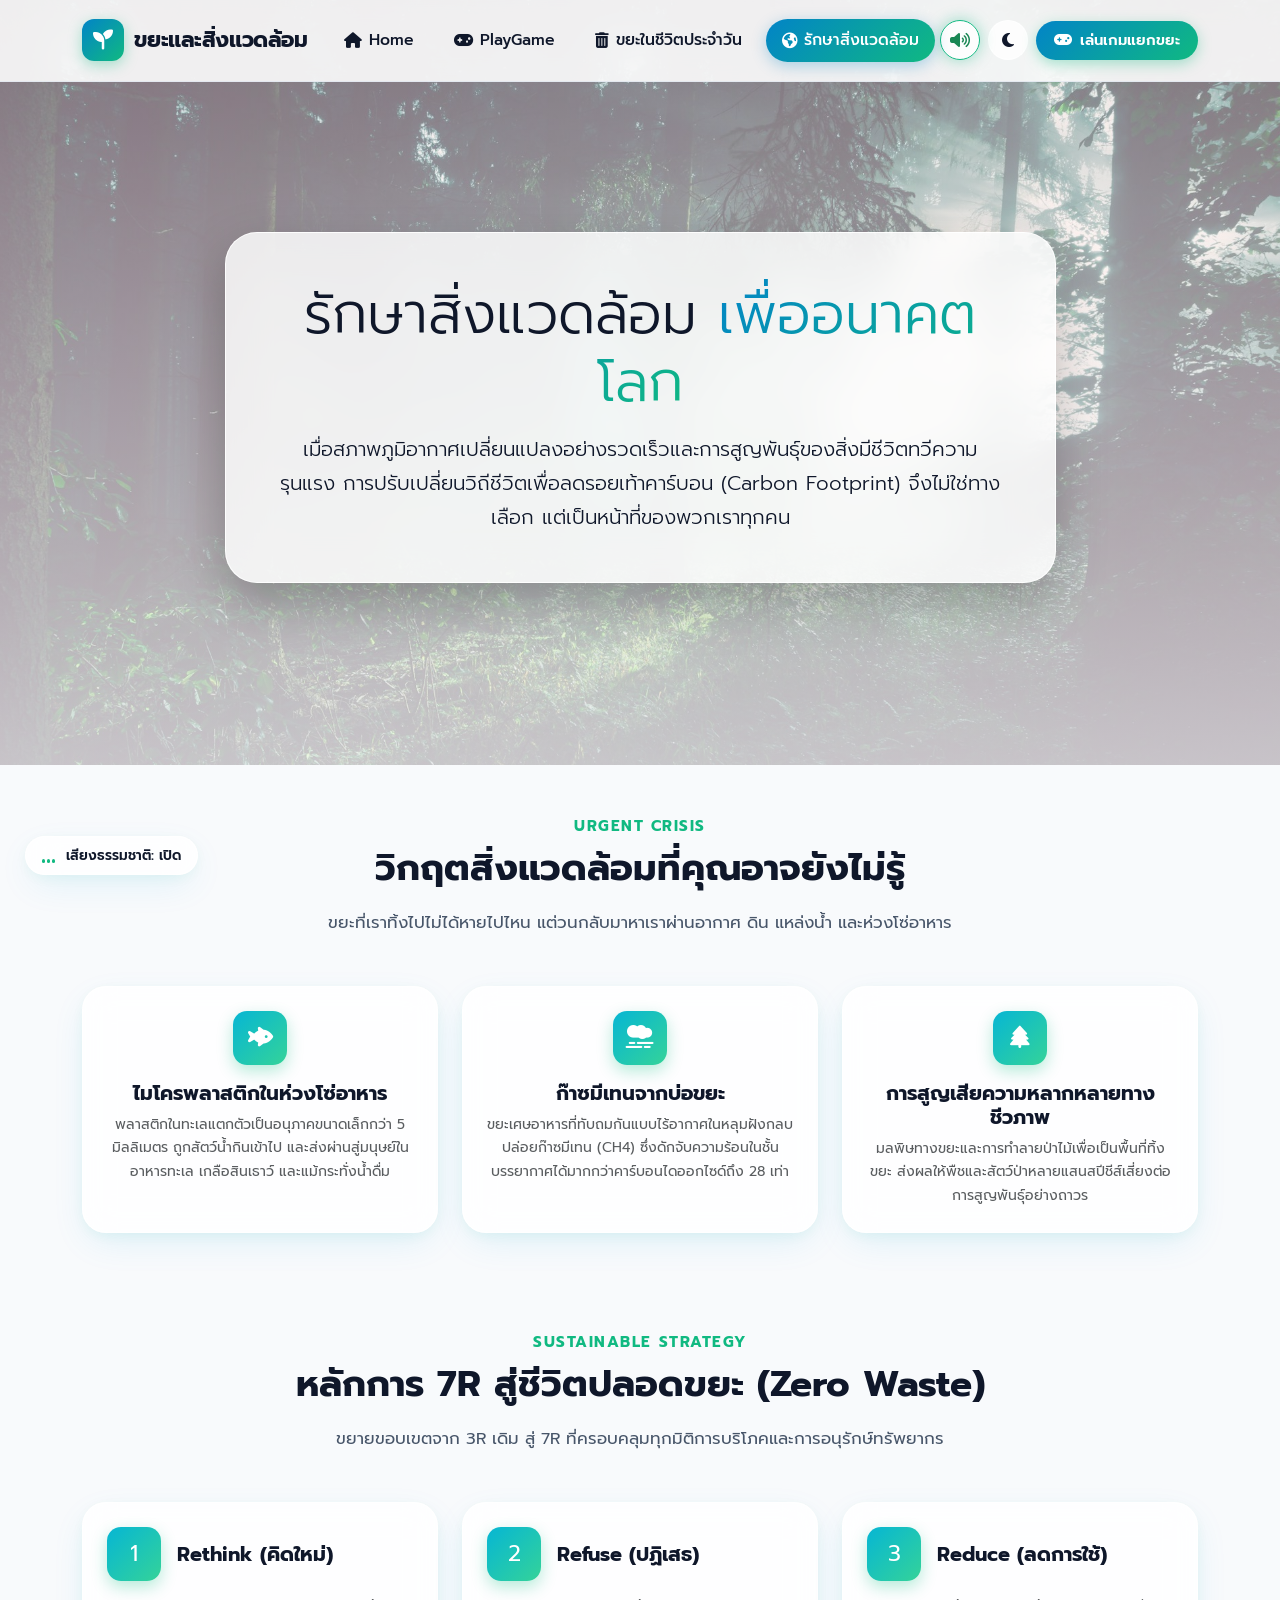
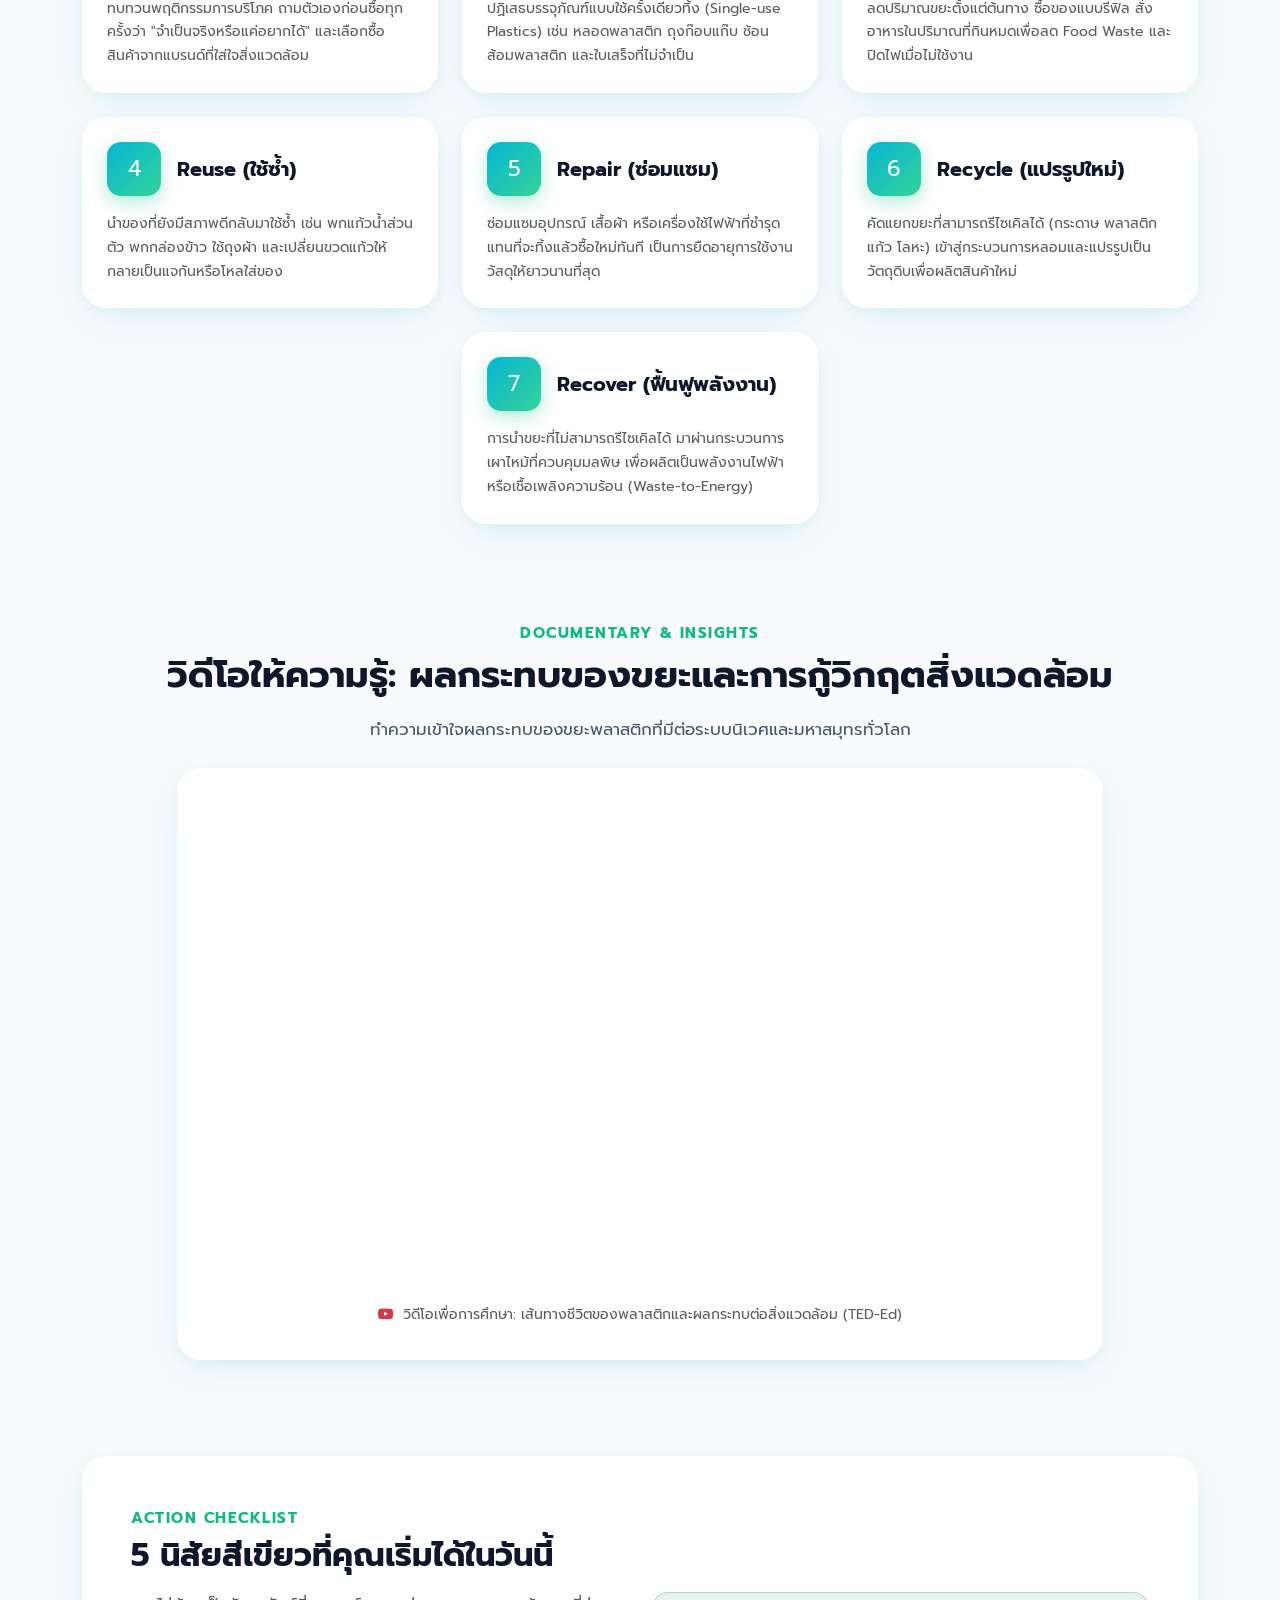
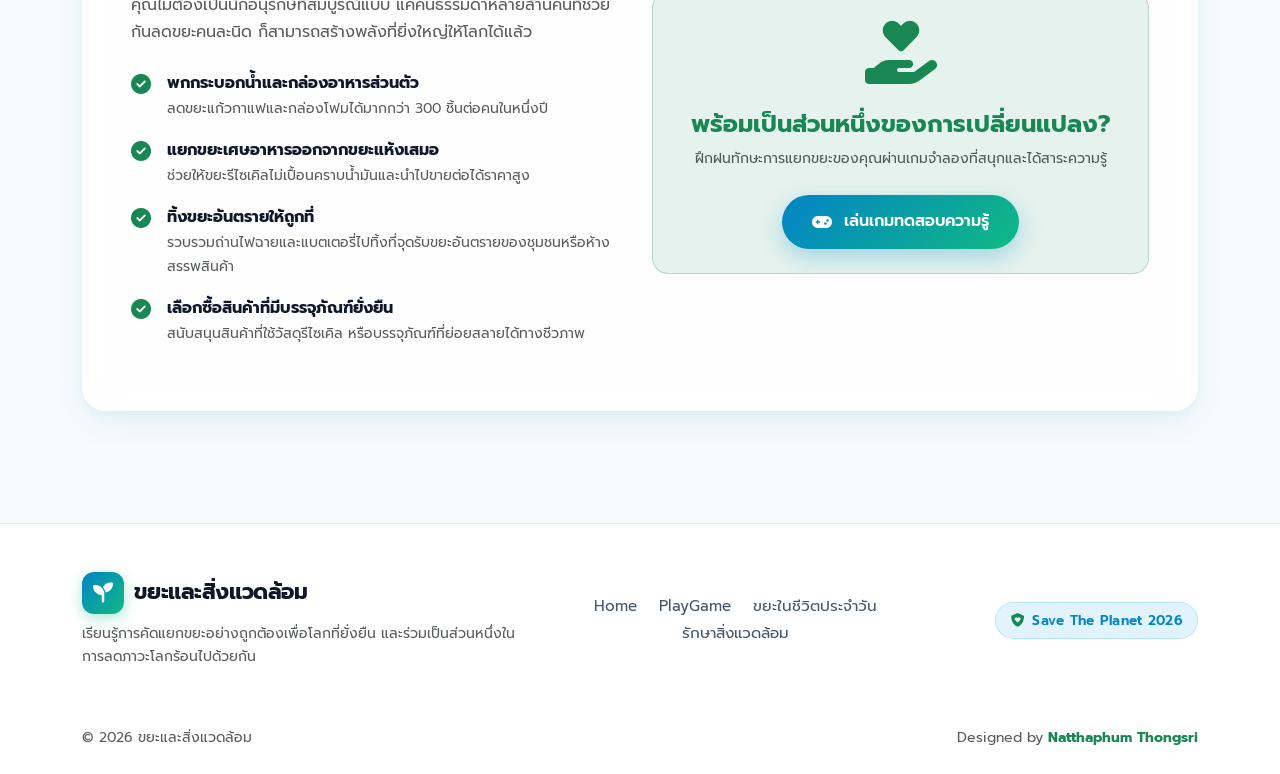
<file: environment.html>
<!DOCTYPE html>
<html lang="th" data-theme="light">
<head>
  <meta charset="UTF-8">
  <meta name="viewport" content="width=device-width, initial-scale=1.0">
  <title>รักษาสิ่งแวดล้อม |67011213047</title>
  <meta name="description" content="เจาะลึกวิกฤตสิ่งแวดล้อม ไมโครพลาสติก ภาวะโลกร้อน และแนวทางปฏิบัติด้วยหลักการ 7R สู่การสร้างสังคมคาร์บอนต่ำและเศรษฐกิจหมุนเวียน">
  <meta name="author" content="Natthaphum Thongsri">

  <!-- Google Fonts: Prompt & Plus Jakarta Sans -->
  <link rel="preconnect" href="https://fonts.googleapis.com">
  <link rel="preconnect" href="https://fonts.gstatic.com" crossorigin>
  <link href="https://fonts.googleapis.com/css2?family=Plus+Jakarta+Sans:wght@500;600;700;800&family=Prompt:wght@300;400;500;600;700&display=swap" rel="stylesheet">

  <!-- Font Awesome 6 Icons -->
  <link rel="stylesheet" href="https://cdnjs.cloudflare.com/ajax/libs/font-awesome/6.5.1/css/all.min.css">

  <!-- Bootstrap 5.3 CSS -->
  <link href="https://cdn.jsdelivr.net/npm/bootstrap@5.3.3/dist/css/bootstrap.min.css" rel="stylesheet">

  <!-- Custom CSS -->
  <link rel="stylesheet" href="assets/css/style.css">
</head>
<body>

  <!-- Preloader Loading Animation -->
  <div id="preloader">
    <div class="spinner-liquid">
      <i class="fa-solid fa-earth-americas"></i>
    </div>
    <p class="mt-3 fw-semibold text-muted small">กำลังเตรียมข้อมูลสิ่งแวดล้อม...</p>
  </div>

  <!-- Shared Navigation Bar (Managed via components.js) -->
  <header id="site-navbar"></header>

  <!-- Main Content -->
  <main>
    <!-- Hero Section with Background Image -->
    <section class="hero-bg-section hero-env">
      <div class="container">
        <div class="row justify-content-center text-center">
          <div class="col-lg-10 col-xl-9 reveal">
            <div class="hero-glass-box p-4 p-md-5">
              <h1 class="display-4 fw-extrabold mb-3">
                รักษาสิ่งแวดล้อม <span class="gradient-text">เพื่ออนาคตโลก</span>
              </h1>
              <p class="lead mb-0 mx-auto" style="max-width: 720px;">
                เมื่อสภาพภูมิอากาศเปลี่ยนแปลงอย่างรวดเร็วและการสูญพันธุ์ของสิ่งมีชีวิตทวีความรุนแรง การปรับเปลี่ยนวิถีชีวิตเพื่อลดรอยเท้าคาร์บอน (Carbon Footprint) จึงไม่ใช่ทางเลือก แต่เป็นหน้าที่ของพวกเราทุกคน
              </p>
            </div>
          </div>
        </div>
      </div>
    </section>

    <!-- Global Environmental Crisis Stats & Overview -->
    <section class="py-5">
      <div class="container">
        <div class="text-center mb-5 reveal">
          <span class="section-tag">Urgent Crisis</span>
          <h2 class="section-title">วิกฤตสิ่งแวดล้อมที่คุณอาจยังไม่รู้</h2>
          <p class="section-desc">ขยะที่เราทิ้งไปไม่ได้หายไปไหน แต่วนกลับมาหาเราผ่านอากาศ ดิน แหล่งน้ำ และห่วงโซ่อาหาร</p>
        </div>

        <div class="row g-4">
          <div class="col-md-4 reveal reveal-delay-1">
            <div class="glass-card p-4 h-100 text-center">
              <div class="r-icon-box mx-auto">
                <i class="fa-solid fa-fish-fins"></i>
              </div>
              <h4 class="fw-bold fs-5 mb-2">ไมโครพลาสติกในห่วงโซ่อาหาร</h4>
              <p class="text-muted small mb-0">
                พลาสติกในทะเลแตกตัวเป็นอนุภาคขนาดเล็กกว่า 5 มิลลิเมตร ถูกสัตว์น้ำกินเข้าไป และส่งผ่านสู่มนุษย์ในอาหารทะเล เกลือสินเธาว์ และแม้กระทั่งน้ำดื่ม
              </p>
            </div>
          </div>

          <div class="col-md-4 reveal reveal-delay-2">
            <div class="glass-card p-4 h-100 text-center">
              <div class="r-icon-box mx-auto">
                <i class="fa-solid fa-smog"></i>
              </div>
              <h4 class="fw-bold fs-5 mb-2">ก๊าซมีเทนจากบ่อขยะ</h4>
              <p class="text-muted small mb-0">
                ขยะเศษอาหารที่ทับถมกันแบบไร้อากาศในหลุมฝังกลบ ปล่อยก๊าซมีเทน (CH4) ซึ่งดักจับความร้อนในชั้นบรรยากาศได้มากกว่าคาร์บอนไดออกไซด์ถึง 28 เท่า
              </p>
            </div>
          </div>

          <div class="col-md-4 reveal reveal-delay-3">
            <div class="glass-card p-4 h-100 text-center">
              <div class="r-icon-box mx-auto">
                <i class="fa-solid fa-tree"></i>
              </div>
              <h4 class="fw-bold fs-5 mb-2">การสูญเสียความหลากหลายทางชีวภาพ</h4>
              <p class="text-muted small mb-0">
                มลพิษทางขยะและการทำลายป่าไม้เพื่อเป็นพื้นที่ทิ้งขยะ ส่งผลให้พืชและสัตว์ป่าหลายแสนสปีชีส์เสี่ยงต่อการสูญพันธุ์อย่างถาวร
              </p>
            </div>
          </div>
        </div>
      </div>
    </section>

    <!-- The 7Rs Concept for Sustainable Living -->
    <section class="py-5">
      <div class="container">
        <div class="text-center mb-5 reveal">
          <span class="section-tag">Sustainable Strategy</span>
          <h2 class="section-title">หลักการ 7R สู่ชีวิตปลอดขยะ (Zero Waste)</h2>
          <p class="section-desc">ขยายขอบเขตจาก 3R เดิม สู่ 7R ที่ครอบคลุมทุกมิติการบริโภคและการอนุรักษ์ทรัพยากร</p>
        </div>

        <div class="row g-4">
          <!-- 1. Rethink -->
          <div class="col-md-6 col-lg-4 reveal reveal-delay-1">
            <div class="glass-card p-4 h-100">
              <div class="d-flex align-items-center gap-3 mb-3">
                <div class="r-icon-box m-0">1</div>
                <h4 class="fw-bold fs-5 mb-0">Rethink (คิดใหม่)</h4>
              </div>
              <p class="text-muted small mb-0">
                ทบทวนพฤติกรรมการบริโภค ถามตัวเองก่อนซื้อทุกครั้งว่า "จำเป็นจริงหรือแค่อยากได้" และเลือกซื้อสินค้าจากแบรนด์ที่ใส่ใจสิ่งแวดล้อม
              </p>
            </div>
          </div>

          <!-- 2. Refuse -->
          <div class="col-md-6 col-lg-4 reveal reveal-delay-2">
            <div class="glass-card p-4 h-100">
              <div class="d-flex align-items-center gap-3 mb-3">
                <div class="r-icon-box m-0">2</div>
                <h4 class="fw-bold fs-5 mb-0">Refuse (ปฏิเสธ)</h4>
              </div>
              <p class="text-muted small mb-0">
                ปฏิเสธบรรจุภัณฑ์แบบใช้ครั้งเดียวทิ้ง (Single-use Plastics) เช่น หลอดพลาสติก ถุงก๊อบแก๊บ ช้อนส้อมพลาสติก และใบเสร็จที่ไม่จำเป็น
              </p>
            </div>
          </div>

          <!-- 3. Reduce -->
          <div class="col-md-6 col-lg-4 reveal reveal-delay-3">
            <div class="glass-card p-4 h-100">
              <div class="d-flex align-items-center gap-3 mb-3">
                <div class="r-icon-box m-0">3</div>
                <h4 class="fw-bold fs-5 mb-0">Reduce (ลดการใช้)</h4>
              </div>
              <p class="text-muted small mb-0">
                ลดปริมาณขยะตั้งแต่ต้นทาง ซื้อของแบบรีฟิล สั่งอาหารในปริมาณที่กินหมดเพื่อลด Food Waste และปิดไฟเมื่อไม่ใช้งาน
              </p>
            </div>
          </div>

          <!-- 4. Reuse -->
          <div class="col-md-6 col-lg-4 reveal reveal-delay-1">
            <div class="glass-card p-4 h-100">
              <div class="d-flex align-items-center gap-3 mb-3">
                <div class="r-icon-box m-0">4</div>
                <h4 class="fw-bold fs-5 mb-0">Reuse (ใช้ซ้ำ)</h4>
              </div>
              <p class="text-muted small mb-0">
                นำของที่ยังมีสภาพดีกลับมาใช้ซ้ำ เช่น พกแก้วน้ำส่วนตัว พกกล่องข้าว ใช้ถุงผ้า และเปลี่ยนขวดแก้วให้กลายเป็นแจกันหรือโหลใส่ของ
              </p>
            </div>
          </div>

          <!-- 5. Repair -->
          <div class="col-md-6 col-lg-4 reveal reveal-delay-2">
            <div class="glass-card p-4 h-100">
              <div class="d-flex align-items-center gap-3 mb-3">
                <div class="r-icon-box m-0">5</div>
                <h4 class="fw-bold fs-5 mb-0">Repair (ซ่อมแซม)</h4>
              </div>
              <p class="text-muted small mb-0">
                ซ่อมแซมอุปกรณ์ เสื้อผ้า หรือเครื่องใช้ไฟฟ้าที่ชำรุด แทนที่จะทิ้งแล้วซื้อใหม่ทันที เป็นการยืดอายุการใช้งานวัสดุให้ยาวนานที่สุด
              </p>
            </div>
          </div>

          <!-- 6. Recycle -->
          <div class="col-md-6 col-lg-4 reveal reveal-delay-3">
            <div class="glass-card p-4 h-100">
              <div class="d-flex align-items-center gap-3 mb-3">
                <div class="r-icon-box m-0">6</div>
                <h4 class="fw-bold fs-5 mb-0">Recycle (แปรรูปใหม่)</h4>
              </div>
              <p class="text-muted small mb-0">
                คัดแยกขยะที่สามารถรีไซเคิลได้ (กระดาษ พลาสติก แก้ว โลหะ) เข้าสู่กระบวนการหลอมและแปรรูปเป็นวัตถุดิบเพื่อผลิตสินค้าใหม่
              </p>
            </div>
          </div>

          <!-- 7. Recover -->
          <div class="col-md-6 col-lg-4 mx-auto reveal reveal-delay-1">
            <div class="glass-card p-4 h-100">
              <div class="d-flex align-items-center gap-3 mb-3">
                <div class="r-icon-box m-0">7</div>
                <h4 class="fw-bold fs-5 mb-0">Recover (ฟื้นฟูพลังงาน)</h4>
              </div>
              <p class="text-muted small mb-0">
                การนำขยะที่ไม่สามารถรีไซเคิลได้ มาผ่านกระบวนการเผาไหม้ที่ควบคุมมลพิษ เพื่อผลิตเป็นพลังงานไฟฟ้าหรือเชื้อเพลิงความร้อน (Waste-to-Energy)
              </p>
            </div>
          </div>
        </div>
      </div>
    </section>

    <!-- Embedded YouTube Video Section (Requirement) -->
    <section class="py-5">
      <div class="container">
        <div class="text-center mb-4 reveal">
          <span class="section-tag">Documentary &amp; Insights</span>
          <h2 class="section-title">วิดีโอให้ความรู้: ผลกระทบของขยะและการกู้วิกฤตสิ่งแวดล้อม</h2>
          <p class="section-desc">ทำความเข้าใจผลกระทบของขยะพลาสติกที่มีต่อระบบนิเวศและมหาสมุทรทั่วโลก</p>
        </div>

        <div class="row justify-content-center reveal">
          <div class="col-lg-10">
            <div class="video-glass-container">
              <div class="ratio-16x9">
                <iframe 
                  src="https://www.youtube-nocookie.com/embed/_6xlNyWPpB8?rel=0" 
                  title="What really happens to the plastic you throw away" 
                  allow="accelerometer; autoplay; clipboard-write; encrypted-media; gyroscope; picture-in-picture; web-share" 
                  allowfullscreen>
                </iframe>
              </div>
              <div class="p-3 text-center">
                <p class="text-muted small mb-0">
                  <i class="fa-brands fa-youtube text-danger me-1"></i> วิดีโอเพื่อการศึกษา: เส้นทางชีวิตของพลาสติกและผลกระทบต่อสิ่งแวดล้อม (TED-Ed)
                </p>
              </div>
            </div>
          </div>
        </div>
      </div>
    </section>

    <!-- Daily Green Habits Checklist -->
    <section class="py-5">
      <div class="container">
        <div class="glass-card p-4 p-md-5 reveal">
          <div class="row align-items-center g-4">
            <div class="col-lg-6">
              <span class="section-tag">Action Checklist</span>
              <h2 class="fw-bold mb-3">5 นิสัยสีเขียวที่คุณเริ่มได้ในวันนี้</h2>
              <p class="text-muted mb-4">
                คุณไม่ต้องเป็นนักอนุรักษ์ที่สมบูรณ์แบบ แค่คนธรรมดาหลายล้านคนที่ช่วยกันลดขยะคนละนิด ก็สามารถสร้างพลังที่ยิ่งใหญ่ให้โลกได้แล้ว
              </p>
              <ul class="list-unstyled d-flex flex-column gap-3">
                <li class="d-flex align-items-start gap-3">
                  <i class="fa-solid fa-circle-check text-success fs-5 mt-1"></i>
                  <div>
                    <strong>พกกระบอกน้ำและกล่องอาหารส่วนตัว</strong>
                    <div class="text-muted small">ลดขยะแก้วกาแฟและกล่องโฟมได้มากกว่า 300 ชิ้นต่อคนในหนึ่งปี</div>
                  </div>
                </li>
                <li class="d-flex align-items-start gap-3">
                  <i class="fa-solid fa-circle-check text-success fs-5 mt-1"></i>
                  <div>
                    <strong>แยกขยะเศษอาหารออกจากขยะแห้งเสมอ</strong>
                    <div class="text-muted small">ช่วยให้ขยะรีไซเคิลไม่เปื้อนคราบน้ำมันและนำไปขายต่อได้ราคาสูง</div>
                  </div>
                </li>
                <li class="d-flex align-items-start gap-3">
                  <i class="fa-solid fa-circle-check text-success fs-5 mt-1"></i>
                  <div>
                    <strong>ทิ้งขยะอันตรายให้ถูกที่</strong>
                    <div class="text-muted small">รวบรวมถ่านไฟฉายและแบตเตอรี่ไปทิ้งที่จุดรับขยะอันตรายของชุมชนหรือห้างสรรพสินค้า</div>
                  </div>
                </li>
                <li class="d-flex align-items-start gap-3">
                  <i class="fa-solid fa-circle-check text-success fs-5 mt-1"></i>
                  <div>
                    <strong>เลือกซื้อสินค้าที่มีบรรจุภัณฑ์ยั่งยืน</strong>
                    <div class="text-muted small">สนับสนุนสินค้าที่ใช้วัสดุรีไซเคิล หรือบรรจุภัณฑ์ที่ย่อยสลายได้ทางชีวภาพ</div>
                  </div>
                </li>
              </ul>
            </div>
            <div class="col-lg-6 text-center">
              <div class="p-4 rounded-4 bg-success bg-opacity-10 border border-success border-opacity-25">
                <div class="display-3 text-success mb-3">
                  <i class="fa-solid fa-hand-holding-heart"></i>
                </div>
                <h4 class="fw-bold text-success mb-2">พร้อมเป็นส่วนหนึ่งของการเปลี่ยนแปลง?</h4>
                <p class="text-muted small mb-4">
                  ฝึกฝนทักษะการแยกขยะของคุณผ่านเกมจำลองที่สนุกและได้สาระความรู้
                </p>
                <a href="game.html" class="btn-liquid-primary">
                  <i class="fa-solid fa-gamepad me-1"></i> เล่นเกมทดสอบความรู้
                </a>
              </div>
            </div>
          </div>
        </div>
      </div>
    </section>
  </main>

  <!-- Shared Footer (Managed via components.js) -->
  <footer id="site-footer"></footer>

  <!-- Bootstrap 5.3 JS Bundle -->
  <script src="https://cdn.jsdelivr.net/npm/bootstrap@5.3.3/dist/js/bootstrap.bundle.min.js"></script>

  <!-- Project Scripts -->
  <script src="assets/js/components.js"></script>
  <script src="assets/js/main.js"></script>
</body>
</html>
</file>
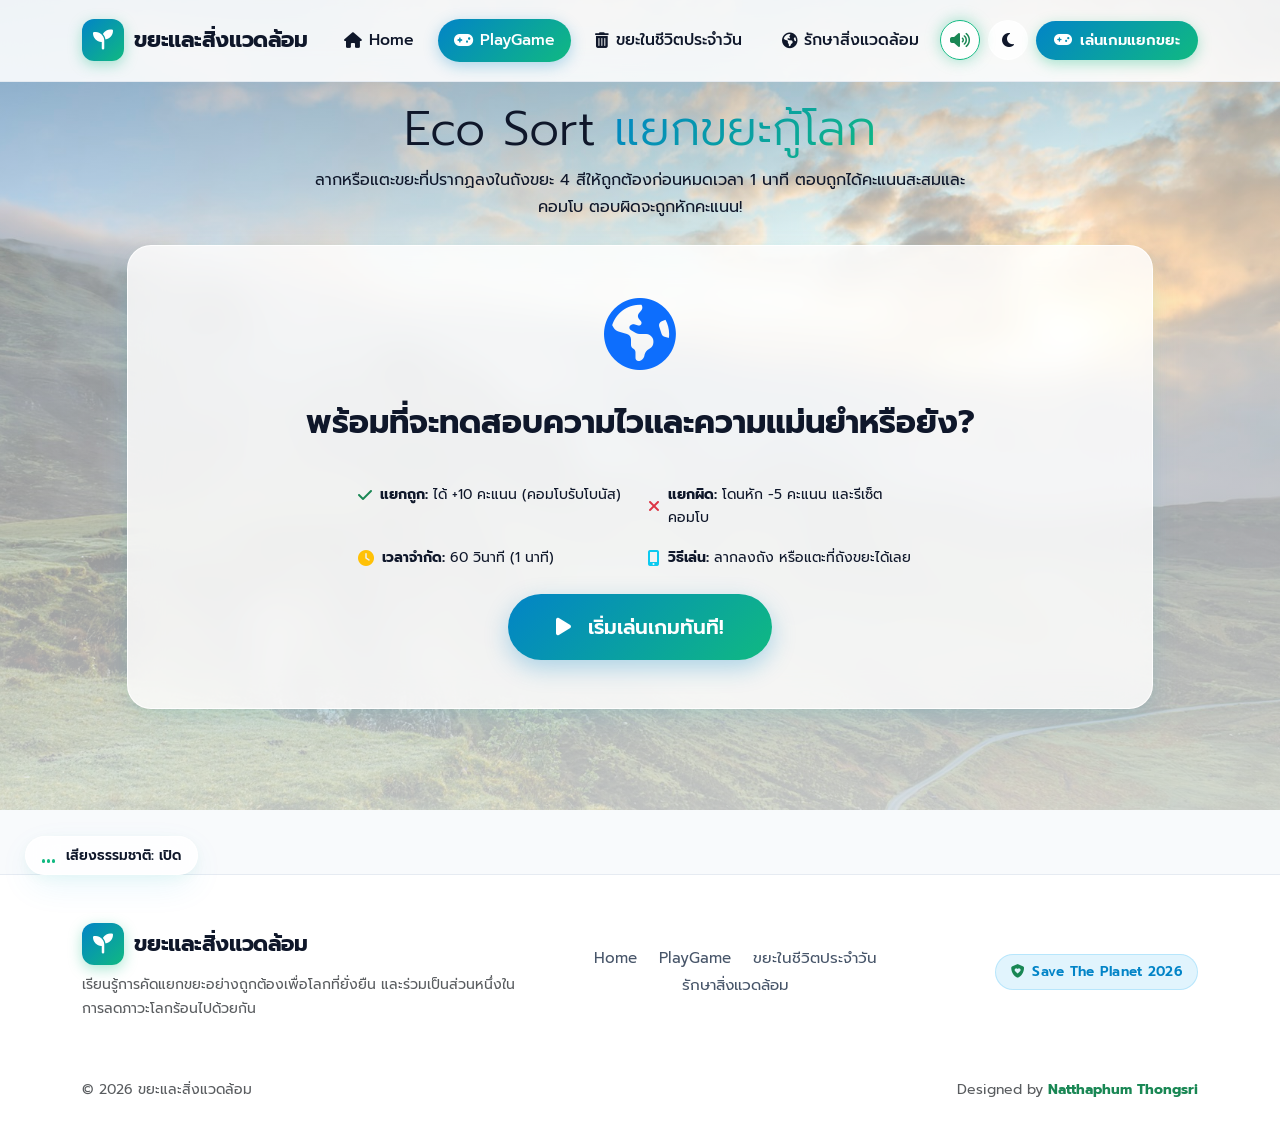
<file: game.html>
<!DOCTYPE html>
<html lang="th" data-theme="light">
<head>
  <meta charset="UTF-8">
  <meta name="viewport" content="width=device-width, initial-scale=1.0">
  <title>เกมแยกขยะ Eco Sort 60 วินาที |67011213047</title>
  <meta name="description" content="มินิเกมแยกขยะจำลอง 60 วินาที ฝึกทักษะการคัดแยกขยะลงถัง 4 สีให้ถูกต้อง สนุก ได้ความรู้ พร้อมระบบนับคะแนนและสรุปผล">
  <meta name="author" content="Natthaphum Thongsri">

  <!-- Google Fonts: Prompt & Plus Jakarta Sans -->
  <link rel="preconnect" href="https://fonts.googleapis.com">
  <link rel="preconnect" href="https://fonts.gstatic.com" crossorigin>
  <link href="https://fonts.googleapis.com/css2?family=Plus+Jakarta+Sans:wght@500;600;700;800&family=Prompt:wght@300;400;500;600;700&display=swap" rel="stylesheet">

  <!-- Font Awesome 6 Icons -->
  <link rel="stylesheet" href="https://cdnjs.cloudflare.com/ajax/libs/font-awesome/6.5.1/css/all.min.css">

  <!-- Bootstrap 5.3 CSS -->
  <link href="https://cdn.jsdelivr.net/npm/bootstrap@5.3.3/dist/css/bootstrap.min.css" rel="stylesheet">

  <!-- Custom CSS -->
  <link rel="stylesheet" href="assets/css/style.css">
</head>
<body>

  <!-- Preloader Loading Animation -->
  <div id="preloader">
    <div class="spinner-liquid">
      <i class="fa-solid fa-gamepad"></i>
    </div>
    <p class="mt-3 fw-semibold text-muted small">กำลังโหลดเกมแยกขยะ...</p>
  </div>

  <!-- Shared Navigation Bar (Managed via components.js) -->
  <header id="site-navbar"></header>

  <!-- Main Content with Sharp Background -->
  <main class="hero-bg-section hero-game py-5" style="min-height: 90vh;">
    <div class="container game-container">
      
      <!-- Page Title & Instructions Intro -->
      <div class="text-center mb-4 reveal">
        <h1 class="display-5 fw-extrabold mb-2">
          Eco Sort <span class="gradient-text">แยกขยะกู้โลก</span>
        </h1>
        <p class="mx-auto" style="max-width: 650px;">
          ลากหรือแตะขยะที่ปรากฏลงในถังขยะ 4 สีให้ถูกต้องก่อนหมดเวลา 1 นาที ตอบถูกได้คะแนนสะสมและคอมโบ ตอบผิดจะถูกหักคะแนน!
        </p>
      </div>

      <!-- Game Start Overlay / Welcome Card -->
      <div id="game-start-overlay" class="glass-card hero-glass-box game-overlay-card reveal">
        <div class="mb-4">
          <span class="display-2 text-primary"><i class="fa-solid fa-earth-americas"></i></span>
        </div>
        <h2 class="fw-bold mb-3">พร้อมที่จะทดสอบความไวและความแม่นยำหรือยัง?</h2>
        <div class="row g-3 justify-content-center text-start my-4 max-w-600 mx-auto" style="max-width: 580px;">
          <div class="col-sm-6">
            <div class="d-flex align-items-center gap-2 small">
              <i class="fa-solid fa-check text-success fs-6"></i>
              <span><strong>แยกถูก:</strong> ได้ +10 คะแนน (คอมโบรับโบนัส)</span>
            </div>
          </div>
          <div class="col-sm-6">
            <div class="d-flex align-items-center gap-2 small">
              <i class="fa-solid fa-xmark text-danger fs-6"></i>
              <span><strong>แยกผิด:</strong> โดนหัก -5 คะแนน และรีเซ็ตคอมโบ</span>
            </div>
          </div>
          <div class="col-sm-6">
            <div class="d-flex align-items-center gap-2 small">
              <i class="fa-solid fa-clock text-warning fs-6"></i>
              <span><strong>เวลาจำกัด:</strong> 60 วินาที (1 นาที)</span>
            </div>
          </div>
          <div class="col-sm-6">
            <div class="d-flex align-items-center gap-2 small">
              <i class="fa-solid fa-mobile-screen-button text-info fs-6"></i>
              <span><strong>วิธีเล่น:</strong> ลากลงถัง หรือแตะที่ถังขยะได้เลย</span>
            </div>
          </div>
        </div>
        <button id="btn-start-game" class="btn-liquid-primary btn-lg px-5 py-3 fs-5">
          <i class="fa-solid fa-play me-2"></i> เริ่มเล่นเกมทันที!
        </button>
      </div>

      <!-- Game Play Area (Visible during play) -->
      <div id="game-play-zone" style="display: none;">
        
        <!-- Game HUD (Timer, Score, Combo, Sound Toggle) -->
        <div class="glass-card game-hud">
          <!-- Time -->
          <div class="hud-item">
            <div class="hud-icon" style="background: linear-gradient(135deg, #ef4444, #f59e0b);">
              <i class="fa-solid fa-stopwatch"></i>
            </div>
            <div>
              <div class="hud-label">เวลาที่เหลือ</div>
              <div class="hud-value" id="hud-timer">1:00</div>
            </div>
          </div>

          <!-- Score -->
          <div class="hud-item">
            <div class="hud-icon" style="background: var(--grad-primary);">
              <i class="fa-solid fa-star"></i>
            </div>
            <div>
              <div class="hud-label">คะแนนรวม</div>
              <div class="hud-value" id="hud-score">0</div>
            </div>
          </div>

          <!-- Combo Streak -->
          <div class="hud-item">
            <div class="hud-icon" style="background: linear-gradient(135deg, #10b981, #06b6d4);">
              <i class="fa-solid fa-fire"></i>
            </div>
            <div>
              <div class="hud-label">คอมโบต่อเนื่อง</div>
              <div class="hud-value" id="hud-combo">0</div>
            </div>
          </div>

          <!-- Audio Toggle -->
          <div class="hud-item">
            <button id="btn-sound-toggle" class="btn-theme-toggle" title="เปิด/ปิดเสียงเอฟเฟกต์">
              <i class="fa-solid fa-volume-high"></i>
            </button>
          </div>
        </div>

        <!-- Active Trash Spawning Stage -->
        <div class="item-stage" id="item-stage">
          <!-- Dynamically spawned by game.js -->
        </div>

        <!-- 4 Bins Drop Targets Grid -->
        <div class="bins-grid">
          <!-- Green Bin: Organic -->
          <div class="glass-card game-drop-bin bin-target-green" data-bin-type="green">
            <span class="bin-mascot-icon text-success">🍏</span>
            <div class="bin-title-text text-success">ถังขยะเปียก</div>
            <div class="bin-sub-text">เศษอาหาร / ใบไม้ / อินทรีย์</div>
          </div>

          <!-- Yellow Bin: Recycle -->
          <div class="glass-card game-drop-bin bin-target-yellow" data-bin-type="yellow">
            <span class="bin-mascot-icon text-warning">📦</span>
            <div class="bin-title-text text-warning-emphasis">ถังขยะรีไซเคิล</div>
            <div class="bin-sub-text">ขวดพลาสติก / แก้ว / กล่องลัง</div>
          </div>

          <!-- Blue Bin: General -->
          <div class="glass-card game-drop-bin bin-target-blue" data-bin-type="blue">
            <span class="bin-mascot-icon text-primary">🍟</span>
            <div class="bin-title-text text-primary">ถังขยะทั่วไป</div>
            <div class="bin-sub-text">ซองขนม / โฟม / ทิชชู</div>
          </div>

          <!-- Red Bin: Hazardous -->
          <div class="glass-card game-drop-bin bin-target-red" data-bin-type="red">
            <span class="bin-mascot-icon text-danger">🔋</span>
            <div class="bin-title-text text-danger">ถังขยะอันตราย</div>
            <div class="bin-sub-text">ถ่านไฟฉาย / หลอดไฟ / สเปรย์</div>
          </div>
        </div>

      </div>

    </div>
  </main>

  <!-- Game Result Modal (Bootstrap 5.3) -->
  <div class="modal fade modal-glass" id="gameResultModal" tabindex="-1" aria-labelledby="gameResultModalLabel" aria-hidden="true" data-bs-backdrop="static">
    <div class="modal-dialog modal-dialog-centered">
      <div class="modal-content text-center p-4">
        <div class="modal-body p-2">
          
          <div class="medal-icon-wrap" id="modal-rank-badge">
            🏆
          </div>

          <h3 class="fw-bold mb-1" id="modal-rank-title">สุดยอดนักแยกขยะ!</h3>
          <p class="small mb-4" id="modal-rank-desc">
            คุณมีความรู้ความเข้าใจในการคัดแยกขยะอย่างยอดเยี่ยม
          </p>

          <!-- Result Stats Grid -->
          <div class="row g-2 mb-4 text-start">
            <div class="col-6">
              <div class="p-3 rounded-4 bg-body-secondary bg-opacity-75">
                <div class="small">คะแนนรวมทั้งหมด</div>
                <div class="fs-3 fw-bold text-primary" id="modal-final-score">0</div>
              </div>
            </div>
            <div class="col-6">
              <div class="p-3 rounded-4 bg-body-secondary bg-opacity-75">
                <div class="small">ความแม่นยำ</div>
                <div class="fs-3 fw-bold text-success" id="modal-accuracy">0%</div>
              </div>
            </div>
            <div class="col-6">
              <div class="p-2 px-3 rounded-4 bg-body-secondary bg-opacity-75">
                <div class="small">แยกถูก: <strong class="text-success" id="modal-correct-count">0</strong> ชิ้น</div>
              </div>
            </div>
            <div class="col-6">
              <div class="p-2 px-3 rounded-4 bg-body-secondary bg-opacity-75">
                <div class="small">แยกผิด: <strong class="text-danger" id="modal-wrong-count">0</strong> ชิ้น</div>
              </div>
            </div>
            <div class="col-12">
              <div class="p-2 px-3 rounded-4 bg-body-secondary bg-opacity-75 text-center">
                <div class="small">คอมโบต่อเนื่องสูงสุด: <strong class="text-warning-emphasis" id="modal-max-combo">0</strong> ครั้ง</div>
              </div>
            </div>
          </div>

          <!-- Modal Action Buttons -->
          <div class="d-flex flex-column gap-2">
            <button id="btn-restart-game" class="btn-liquid-primary w-100 justify-content-center py-2">
              <i class="fa-solid fa-rotate-right me-1"></i> เล่นใหม่อีกครั้ง
            </button>
            <a href="daily-waste.html" class="btn-liquid-outline w-100 justify-content-center py-2">
              <i class="fa-solid fa-book-open me-1"></i> ทบทวนความรู้เรื่องขยะ
            </a>
          </div>

        </div>
      </div>
    </div>
  </div>

  <!-- Shared Footer (Managed via components.js) -->
  <footer id="site-footer"></footer>

  <!-- Bootstrap 5.3 JS Bundle -->
  <script src="https://cdn.jsdelivr.net/npm/bootstrap@5.3.3/dist/js/bootstrap.bundle.min.js"></script>

  <!-- Project Scripts -->
  <script src="assets/js/components.js"></script>
  <script src="assets/js/main.js"></script>
  <script src="assets/js/game.js"></script>
</body>
</html>
</file>
<file: assets/css/style.css>
/* ==========================================================================
   Project: ขยะและสิ่งแวดล้อม (Waste & Environment Landing Page)
   Author: Natthaphum Thongsri
   Year: 2026
   Style: Modern, Creative, Minimal, Liquid Glass & Gradients (Blue/Green/White)
   ========================================================================== */

/* --- CSS Variables & Theme Definition --- */
:root {
  /* Brand Palette: Blue, Green, White */
  --primary-blue: #0284c7;
  --primary-blue-hover: #0369a1;
  --accent-cyan: #06b6d4;
  --primary-green: #10b981;
  --primary-green-hover: #059669;
  --accent-lime: #84cc16;
  --bin-organic: #10b981;
  --bin-recycle: #eab308;
  --bin-general: #0284c7;
  --bin-hazard: #ef4444;

  /* Gradients */
  --grad-primary: linear-gradient(135deg, #0284c7 0%, #10b981 100%);
  --grad-cyan-green: linear-gradient(135deg, #06b6d4 0%, #34d399 100%);
  --grad-glass-light: linear-gradient(135deg, rgba(255, 255, 255, 0.85) 0%, rgba(255, 255, 255, 0.6) 100%);
  --grad-liquid-glow: radial-gradient(circle at 50% 0%, rgba(56, 189, 248, 0.25) 0%, rgba(16, 185, 129, 0.15) 50%, transparent 80%);

  /* Light Mode Tokens */
  --bg-main: #f8fafc;
  --bg-secondary: #f0fdf4;
  --text-main: #0f172a;
  --text-muted: #475569;
  --card-bg: rgba(255, 255, 255, 0.82);
  --card-border: rgba(255, 255, 255, 0.9);
  --glass-shadow: 0 12px 36px -6px rgba(14, 165, 233, 0.12), 0 4px 16px -2px rgba(16, 185, 129, 0.08);
  --glass-shadow-hover: 0 20px 48px -4px rgba(14, 165, 233, 0.2), 0 8px 24px -2px rgba(16, 185, 129, 0.16);
  --nav-bg: rgba(255, 255, 255, 0.88);
  --nav-border: rgba(226, 232, 240, 0.85);
  --footer-bg: rgba(255, 255, 255, 0.92);
  --hero-overlay: linear-gradient(180deg, rgba(255, 255, 255, 0.35) 0%, rgba(248, 250, 252, 0.75) 100%);
  --pill-bg: rgba(14, 165, 233, 0.12);
  --pill-text: #0284c7;
}

[data-theme="dark"] {
  /* Dark Mode Tokens (High Contrast & Crystal Clarity) */
  --bg-main: #090e17;
  --bg-secondary: #0c1626;
  --text-main: #f8fafc;
  --text-muted: #cbd5e1;
  --card-bg: rgba(15, 23, 42, 0.82);
  --card-border: rgba(255, 255, 255, 0.16);
  --glass-shadow: 0 16px 40px -8px rgba(0, 0, 0, 0.6), 0 0 20px -2px rgba(56, 189, 248, 0.2);
  --glass-shadow-hover: 0 24px 50px -6px rgba(0, 0, 0, 0.8), 0 0 28px -2px rgba(52, 211, 153, 0.3);
  --nav-bg: rgba(9, 14, 23, 0.9);
  --nav-border: rgba(255, 255, 255, 0.14);
  --footer-bg: rgba(9, 14, 23, 0.95);
  --hero-overlay: linear-gradient(180deg, rgba(9, 14, 23, 0.45) 0%, rgba(9, 14, 23, 0.85) 100%);
  --pill-bg: rgba(56, 189, 248, 0.2);
  --pill-text: #38bdf8;
}

/* --- Dark Mode Contrast Overrides --- */
[data-theme="dark"] body {
  color: #f8fafc;
}

[data-theme="dark"] h1,
[data-theme="dark"] h2,
[data-theme="dark"] h3,
[data-theme="dark"] h4,
[data-theme="dark"] h5,
[data-theme="dark"] h6,
[data-theme="dark"] .h1,
[data-theme="dark"] .h2,
[data-theme="dark"] .h3,
[data-theme="dark"] .h4,
[data-theme="dark"] .h5,
[data-theme="dark"] .h6 {
  color: #f8fafc;
}

[data-theme="dark"] p {
  color: #e2e8f0;
}

[data-theme="dark"] .text-muted,
[data-theme="dark"] .text-secondary {
  color: #cbd5e1 !important;
}

[data-theme="dark"] .section-desc {
  color: #cbd5e1 !important;
}

[data-theme="dark"] .bin-card p {
  color: #e2e8f0 !important;
}

[data-theme="dark"] .bin-examples-list {
  color: #cbd5e1 !important;
}

[data-theme="dark"] .bin-examples-list li {
  color: #e2e8f0 !important;
}

[data-theme="dark"] .plastic-card p {
  color: #cbd5e1 !important;
}

[data-theme="dark"] .stat-label {
  color: #cbd5e1 !important;
}

[data-theme="dark"] .hud-label,
[data-theme="dark"] .hud-value {
  color: #f8fafc !important;
}

[data-theme="dark"] .bin-sub-text {
  color: #cbd5e1 !important;
}

[data-theme="dark"] .trash-name {
  color: #f8fafc !important;
}

[data-theme="dark"] .trash-hint {
  color: #cbd5e1 !important;
}

/* Bootstrap Emphasis Utilities in Dark Mode */
[data-theme="dark"] .text-success-emphasis { color: #6ee7b7 !important; }
[data-theme="dark"] .text-warning-emphasis { color: #fde047 !important; }
[data-theme="dark"] .text-primary-emphasis { color: #7dd3fc !important; }
[data-theme="dark"] .text-danger-emphasis  { color: #fca5a5 !important; }

/* Subtitle Backgrounds & Badges in Dark Mode */
[data-theme="dark"] .bg-success-subtle {
  background-color: rgba(16, 185, 129, 0.25) !important;
  color: #6ee7b7 !important;
}
[data-theme="dark"] .bg-warning-subtle {
  background-color: rgba(234, 179, 8, 0.25) !important;
  color: #fde047 !important;
}
[data-theme="dark"] .bg-danger-subtle {
  background-color: rgba(239, 68, 68, 0.25) !important;
  color: #fca5a5 !important;
}
[data-theme="dark"] .bg-secondary-subtle {
  background-color: rgba(148, 163, 184, 0.25) !important;
  color: #f1f5f9 !important;
}

[data-theme="dark"] .bg-success.bg-opacity-10 {
  background-color: rgba(16, 185, 129, 0.2) !important;
  border-color: rgba(16, 185, 129, 0.4) !important;
}
[data-theme="dark"] .bg-warning.bg-opacity-10 {
  background-color: rgba(234, 179, 8, 0.2) !important;
  border-color: rgba(234, 179, 8, 0.4) !important;
}
[data-theme="dark"] .bg-primary.bg-opacity-10 {
  background-color: rgba(2, 132, 199, 0.2) !important;
  border-color: rgba(2, 132, 199, 0.4) !important;
}
[data-theme="dark"] .bg-danger.bg-opacity-10 {
  background-color: rgba(239, 68, 68, 0.2) !important;
  border-color: rgba(239, 68, 68, 0.4) !important;
}

/* Modal and Result Stats in Dark Mode */
[data-theme="dark"] .bg-body-secondary {
  background-color: rgba(30, 41, 59, 0.85) !important;
  color: #f8fafc !important;
}

[data-theme="dark"] .modal-content {
  background: rgba(15, 23, 42, 0.95) !important;
  color: #f8fafc !important;
  border-color: rgba(255, 255, 255, 0.2) !important;
}

/* Buttons in Dark Mode */
[data-theme="dark"] .btn-liquid-outline {
  color: #f8fafc !important;
  background: rgba(30, 41, 59, 0.7);
  border-color: rgba(255, 255, 255, 0.2);
}
[data-theme="dark"] .btn-liquid-outline:hover {
  border-color: #38bdf8;
  color: #38bdf8 !important;
}

/* --- Base & Reset --- */
* {
  margin: 0;
  padding: 0;
  box-sizing: border-box;
}

html {
  scroll-behavior: smooth;
  font-size: 16px;
}

body {
  font-family: 'Prompt', 'Plus Jakarta Sans', -apple-system, BlinkMacSystemFont, sans-serif;
  background-color: var(--bg-main);
  color: var(--text-main);
  line-height: 1.7;
  transition: background-color 0.4s ease, color 0.4s ease;
  overflow-x: hidden;
  min-height: 100vh;
  display: flex;
  flex-direction: column;
}

main {
  flex: 1 0 auto;
}

/* Custom Scrollbar */
::-webkit-scrollbar {
  width: 10px;
}
::-webkit-scrollbar-track {
  background: var(--bg-main);
}
::-webkit-scrollbar-thumb {
  background: linear-gradient(180deg, var(--primary-blue), var(--primary-green));
  border-radius: 999px;
  border: 2px solid var(--bg-main);
}
::-webkit-scrollbar-thumb:hover {
  background: var(--primary-green-hover);
}

/* Selection Color */
::selection {
  background: rgba(16, 185, 129, 0.3);
  color: var(--text-main);
}

/* --- Preloader --- */
#preloader {
  position: fixed;
  inset: 0;
  background: var(--bg-main);
  z-index: 99999;
  display: flex;
  flex-direction: column;
  align-items: center;
  justify-content: center;
  transition: opacity 0.6s ease, visibility 0.6s ease;
}

#preloader.fade-out {
  opacity: 0;
  visibility: hidden;
}

.spinner-liquid {
  position: relative;
  width: 70px;
  height: 70px;
  border-radius: 50%;
  background: var(--grad-primary);
  display: flex;
  align-items: center;
  justify-content: center;
  box-shadow: 0 0 30px rgba(16, 185, 129, 0.4);
  animation: pulse-ring 2s infinite ease-in-out;
}

.spinner-liquid i {
  color: #ffffff;
  font-size: 1.8rem;
  animation: spin 3s infinite linear;
}

@keyframes pulse-ring {
  0%, 100% {
    transform: scale(0.95);
    box-shadow: 0 0 20px rgba(2, 132, 199, 0.4);
  }
  50% {
    transform: scale(1.08);
    box-shadow: 0 0 35px rgba(16, 185, 129, 0.6);
  }
}

@keyframes spin {
  100% {
    transform: rotate(360deg);
  }
}

/* --- High-Resolution Sharp Background Image Sections --- */
.hero-bg-section {
  position: relative;
  background-size: cover;
  background-position: center center;
  background-repeat: no-repeat;
  background-attachment: fixed;
  isolation: isolate;
  padding-top: 140px;
  padding-bottom: 90px;
  min-height: 85vh;
  display: flex;
  align-items: center;
  overflow: hidden;
}

/* Subtle overlay without blur so the background image remains sharp, crisp, and vivid */
.hero-bg-section::before {
  content: '';
  position: absolute;
  inset: 0;
  background: var(--hero-overlay);
  z-index: 1;
  transition: background 0.4s ease;
}

.hero-bg-section .container {
  position: relative;
  z-index: 2;
}

/* Specific Page Hero Backgrounds (High-Resolution Local + Unsplash Fallbacks) */
.hero-home {
  background-image: url('../images/hero-home.jpg'), url('https://images.unsplash.com/photo-1542601906990-b4d3fb778b09?auto=format&fit=crop&w=2000&q=85');
}

.hero-daily {
  background-image: url('../images/hero-daily.jpg'), url('https://images.unsplash.com/photo-1532996122724-e3c354a0b15b?auto=format&fit=crop&w=2000&q=85');
}

.hero-env {
  background-image: url('../images/hero-env.jpg'), url('https://images.unsplash.com/photo-1448375240586-882707db888b?auto=format&fit=crop&w=2000&q=85');
}

.hero-game {
  background-image: url('../images/hero-game.jpg'), url('https://images.unsplash.com/photo-1470071459604-3b5ec3a7fe05?auto=format&fit=crop&w=2000&q=85');
}

/* Hero Glass Floating Container (Protects text contrast over crisp photo) */
.hero-glass-box {
  background: var(--card-bg);
  backdrop-filter: blur(20px);
  -webkit-backdrop-filter: blur(20px);
  border: 1px solid var(--card-border);
  border-radius: 2rem;
  box-shadow: 0 20px 50px rgba(0, 0, 0, 0.25);
}

/* --- Glassmorphism / Liquid Glass System --- */
.glass-card {
  background: var(--card-bg);
  backdrop-filter: blur(16px);
  -webkit-backdrop-filter: blur(16px);
  border: 1px solid var(--card-border);
  border-radius: 1.5rem;
  box-shadow: var(--glass-shadow);
  transition: all 0.35s cubic-bezier(0.2, 0.8, 0.2, 1);
  position: relative;
  overflow: hidden;
}

.glass-card::before {
  content: '';
  position: absolute;
  top: 0;
  left: 0;
  right: 0;
  height: 2px;
  background: var(--grad-cyan-green);
  opacity: 0;
  transition: opacity 0.35s ease;
}

.glass-card:hover {
  transform: translateY(-6px);
  box-shadow: var(--glass-shadow-hover);
  border-color: rgba(56, 189, 248, 0.4);
}

.glass-card:hover::before {
  opacity: 1;
}

.glass-card-static {
  background: var(--card-bg);
  backdrop-filter: blur(16px);
  -webkit-backdrop-filter: blur(16px);
  border: 1px solid var(--card-border);
  border-radius: 1.5rem;
  box-shadow: var(--glass-shadow);
}

/* --- Navigation Bar --- */
.navbar-custom {
  position: fixed;
  top: 0;
  left: 0;
  right: 0;
  z-index: 1050;
  background: var(--nav-bg);
  backdrop-filter: blur(20px);
  -webkit-backdrop-filter: blur(20px);
  border-bottom: 1px solid var(--nav-border);
  padding: 0.9rem 0;
  transition: all 0.35s ease;
}

.navbar-custom.scrolled {
  padding: 0.6rem 0;
  box-shadow: 0 10px 30px rgba(0, 0, 0, 0.12);
}

.brand-logo {
  display: flex;
  align-items: center;
  gap: 0.65rem;
  font-weight: 700;
  font-size: 1.35rem;
  color: var(--text-main) !important;
  text-decoration: none;
  letter-spacing: -0.02em;
}

.brand-icon-wrap {
  width: 42px;
  height: 42px;
  border-radius: 12px;
  background: var(--grad-primary);
  display: flex;
  align-items: center;
  justify-content: center;
  color: #ffffff;
  font-size: 1.25rem;
  box-shadow: 0 4px 14px rgba(16, 185, 129, 0.35);
}

.nav-link-custom {
  color: var(--text-main) !important;
  font-weight: 500;
  font-size: 0.98rem;
  padding: 0.5rem 1rem !important;
  border-radius: 999px;
  transition: all 0.25s ease;
  position: relative;
  display: flex;
  align-items: center;
  gap: 0.4rem;
}

.nav-link-custom:hover {
  color: var(--primary-green) !important;
  background: rgba(16, 185, 129, 0.12);
}

.nav-link-custom.active {
  color: #ffffff !important;
  background: var(--grad-primary);
  box-shadow: 0 4px 15px rgba(2, 132, 199, 0.3);
}

/* Theme Toggle Button */
.btn-theme-toggle {
  width: 40px;
  height: 40px;
  border-radius: 50%;
  border: 1px solid var(--card-border);
  background: var(--card-bg);
  color: var(--text-main);
  display: flex;
  align-items: center;
  justify-content: center;
  cursor: pointer;
  transition: all 0.3s ease;
}

.btn-theme-toggle:hover {
  transform: rotate(20deg) scale(1.08);
  border-color: var(--primary-green);
  color: var(--primary-green);
}

/* Navbar CTA Button */
.btn-nav-play {
  background: var(--grad-primary);
  color: #ffffff !important;
  padding: 0.45rem 1.15rem;
  border-radius: 999px;
  font-weight: 600;
  font-size: 0.92rem;
  box-shadow: 0 4px 14px rgba(16, 185, 129, 0.35);
  transition: all 0.3s ease;
  display: inline-flex;
  align-items: center;
  gap: 0.45rem;
  text-decoration: none;
}

.btn-nav-play:hover {
  transform: translateY(-2px);
  box-shadow: 0 8px 22px rgba(16, 185, 129, 0.45);
  color: #ffffff !important;
}

/* Mobile Toggler */
.navbar-toggler {
  border: none;
  padding: 0.4rem;
}
.navbar-toggler:focus {
  box-shadow: none;
}
.navbar-toggler i {
  color: var(--text-main);
  font-size: 1.5rem;
}

/* --- Badges & Badging Pills --- */
.badge-pill-eco {
  display: inline-flex;
  align-items: center;
  gap: 0.45rem;
  padding: 0.35rem 0.95rem;
  background: var(--pill-bg);
  color: var(--pill-text);
  border-radius: 999px;
  font-size: 0.85rem;
  font-weight: 600;
  letter-spacing: 0.02em;
  border: 1px solid rgba(56, 189, 248, 0.25);
  margin-bottom: 1rem;
}

/* --- Modern Buttons --- */
.btn-liquid-primary {
  background: var(--grad-primary);
  color: #ffffff !important;
  padding: 0.85rem 1.85rem;
  border-radius: 999px;
  font-weight: 600;
  border: none;
  box-shadow: 0 8px 24px rgba(2, 132, 199, 0.3);
  transition: all 0.3s cubic-bezier(0.2, 0.8, 0.2, 1);
  display: inline-flex;
  align-items: center;
  gap: 0.55rem;
  text-decoration: none;
}

.btn-liquid-primary:hover {
  transform: translateY(-3px) scale(1.02);
  box-shadow: 0 12px 30px rgba(16, 185, 129, 0.4);
}

.btn-liquid-outline {
  background: var(--card-bg);
  backdrop-filter: blur(10px);
  color: var(--text-main) !important;
  padding: 0.85rem 1.85rem;
  border-radius: 999px;
  font-weight: 600;
  border: 1px solid var(--card-border);
  box-shadow: var(--glass-shadow);
  transition: all 0.3s cubic-bezier(0.2, 0.8, 0.2, 1);
  display: inline-flex;
  align-items: center;
  gap: 0.55rem;
  text-decoration: none;
}

.btn-liquid-outline:hover {
  transform: translateY(-3px);
  border-color: var(--primary-blue);
  color: var(--primary-blue) !important;
  box-shadow: var(--glass-shadow-hover);
}

/* --- Section Headings --- */
.section-tag {
  color: var(--primary-green);
  font-weight: 700;
  font-size: 0.95rem;
  text-transform: uppercase;
  letter-spacing: 0.1em;
  display: block;
  margin-bottom: 0.4rem;
}

.section-title {
  font-size: 2.3rem;
  font-weight: 700;
  color: var(--text-main);
  line-height: 1.3;
  margin-bottom: 1rem;
}

.section-desc {
  color: var(--text-muted);
  font-size: 1.05rem;
  max-width: 680px;
  margin: 0 auto;
}

.gradient-text {
  background: var(--grad-primary);
  -webkit-background-clip: text;
  -webkit-text-fill-color: transparent;
}

/* --- 4 Bins System Cards --- */
.bin-card {
  border-radius: 1.25rem;
  padding: 1.75rem 1.5rem;
  height: 100%;
  transition: all 0.3s ease;
  position: relative;
  display: flex;
  flex-direction: column;
}

.bin-card.green-bin {
  border-top: 5px solid var(--bin-organic);
}
.bin-card.yellow-bin {
  border-top: 5px solid var(--bin-recycle);
}
.bin-card.blue-bin {
  border-top: 5px solid var(--bin-general);
}
.bin-card.red-bin {
  border-top: 5px solid var(--bin-hazard);
}

.bin-icon-circle {
  width: 60px;
  height: 60px;
  border-radius: 50%;
  display: flex;
  align-items: center;
  justify-content: center;
  font-size: 1.6rem;
  margin-bottom: 1.25rem;
  box-shadow: 0 6px 18px rgba(0, 0, 0, 0.08);
}

.green-bin .bin-icon-circle {
  background: rgba(16, 185, 129, 0.18);
  color: var(--bin-organic);
}
.yellow-bin .bin-icon-circle {
  background: rgba(234, 179, 8, 0.18);
  color: #ca8a04;
}
.blue-bin .bin-icon-circle {
  background: rgba(2, 132, 199, 0.18);
  color: var(--bin-general);
}
.red-bin .bin-icon-circle {
  background: rgba(239, 68, 68, 0.18);
  color: var(--bin-hazard);
}

.bin-pill {
  font-size: 0.78rem;
  font-weight: 700;
  padding: 0.25rem 0.75rem;
  border-radius: 999px;
  display: inline-block;
  margin-bottom: 0.6rem;
}

.green-bin .bin-pill {
  background: rgba(16, 185, 129, 0.2);
  color: #047857;
}
.yellow-bin .bin-pill {
  background: rgba(234, 179, 8, 0.2);
  color: #a16207;
}
.blue-bin .bin-pill {
  background: rgba(2, 132, 199, 0.2);
  color: #0369a1;
}
.red-bin .bin-pill {
  background: rgba(239, 68, 68, 0.2);
  color: #b91c1c;
}

[data-theme="dark"] .green-bin .bin-pill { color: #34d399; background: rgba(16, 185, 129, 0.25); }
[data-theme="dark"] .yellow-bin .bin-pill { color: #facc15; background: rgba(234, 179, 8, 0.25); }
[data-theme="dark"] .blue-bin .bin-pill { color: #38bdf8; background: rgba(2, 132, 199, 0.25); }
[data-theme="dark"] .red-bin .bin-pill { color: #f87171; background: rgba(239, 68, 68, 0.25); }

.bin-examples-list {
  list-style: none;
  padding: 0;
  margin-top: 1rem;
  font-size: 0.95rem;
}
.bin-examples-list li {
  position: relative;
  padding-left: 1.4rem;
  margin-bottom: 0.4rem;
}
.bin-examples-list li::before {
  content: '✓';
  position: absolute;
  left: 0;
  font-weight: bold;
}
.green-bin .bin-examples-list li::before { color: var(--bin-organic); }
.yellow-bin .bin-examples-list li::before { color: #ca8a04; }
.blue-bin .bin-examples-list li::before { color: var(--bin-general); }
.red-bin .bin-examples-list li::before { color: var(--bin-hazard); }

/* --- Video Section Wrapper (16:9 Responsive) --- */
.video-glass-container {
  border-radius: 1.5rem;
  padding: 1rem;
  background: var(--card-bg);
  backdrop-filter: blur(16px);
  border: 1px solid var(--card-border);
  box-shadow: var(--glass-shadow);
}

.ratio-16x9 {
  position: relative;
  width: 100%;
  padding-top: 56.25%; /* 16:9 Aspect Ratio */
  border-radius: 1.15rem;
  overflow: hidden;
}

.ratio-16x9 iframe {
  position: absolute;
  top: 0;
  left: 0;
  width: 100%;
  height: 100%;
  border: none;
}

/* --- Plastic Code 1-7 Badges --- */
.plastic-card {
  padding: 1.25rem;
  border-radius: 1.25rem;
  text-align: center;
  transition: all 0.3s ease;
}

.plastic-num-badge {
  width: 50px;
  height: 50px;
  margin: 0 auto 0.75rem auto;
  border: 2px dashed var(--primary-green);
  border-radius: 50%;
  display: flex;
  align-items: center;
  justify-content: center;
  font-weight: 700;
  font-size: 1.3rem;
  color: var(--primary-green);
}

/* --- 7R Environmental Cards --- */
.r-icon-box {
  width: 54px;
  height: 54px;
  border-radius: 14px;
  background: var(--grad-cyan-green);
  color: #ffffff;
  display: flex;
  align-items: center;
  justify-content: center;
  font-size: 1.4rem;
  margin-bottom: 1rem;
  box-shadow: 0 6px 16px rgba(16, 185, 129, 0.3);
}

/* --- Stat Counter Box --- */
.stat-box {
  padding: 1.75rem 1.25rem;
  text-align: center;
}
.stat-num {
  font-size: 2.8rem;
  font-weight: 800;
  background: var(--grad-primary);
  -webkit-background-clip: text;
  -webkit-text-fill-color: transparent;
  line-height: 1.1;
  margin-bottom: 0.35rem;
}
.stat-label {
  color: var(--text-muted);
  font-weight: 500;
  font-size: 0.95rem;
}

/* --- Interactive Waste Sorting Game Styles --- */
.game-container {
  max-width: 1050px;
  margin: 0 auto;
}

.game-hud {
  display: flex;
  flex-wrap: wrap;
  align-items: center;
  justify-content: space-between;
  gap: 1rem;
  padding: 1.25rem 2rem;
  border-radius: 1.25rem;
  margin-bottom: 2rem;
}

.hud-item {
  display: flex;
  align-items: center;
  gap: 0.75rem;
}

.hud-icon {
  width: 44px;
  height: 44px;
  border-radius: 12px;
  background: var(--grad-primary);
  color: #fff;
  display: flex;
  align-items: center;
  justify-content: center;
  font-size: 1.2rem;
}

.hud-label {
  font-size: 0.8rem;
  color: var(--text-muted);
  text-transform: uppercase;
  font-weight: 600;
}

.hud-value {
  font-size: 1.6rem;
  font-weight: 800;
  color: var(--text-main);
  line-height: 1;
}

.timer-urgent {
  color: #ef4444 !important;
  animation: shake 0.6s infinite ease-in-out;
}

@keyframes shake {
  0%, 100% { transform: translateX(0); }
  25% { transform: translateX(-3px); }
  75% { transform: translateX(3px); }
}

/* Game Spawning Zone */
.item-stage {
  min-height: 220px;
  display: flex;
  flex-direction: column;
  align-items: center;
  justify-content: center;
  position: relative;
  margin-bottom: 2rem;
  padding: 1.5rem;
  border: 2px dashed rgba(56, 189, 248, 0.45);
  border-radius: 1.5rem;
  background: rgba(14, 165, 233, 0.05);
}

.trash-spawn-card {
  width: 200px;
  padding: 1.25rem 1rem;
  background: var(--card-bg);
  border: 2px solid var(--card-border);
  border-radius: 1.25rem;
  text-align: center;
  cursor: grab;
  user-select: none;
  box-shadow: 0 10px 30px rgba(0, 0, 0, 0.2);
  animation: popIn 0.35s cubic-bezier(0.34, 1.56, 0.64, 1);
  transition: transform 0.2s, box-shadow 0.2s;
  touch-action: none;
}

.trash-spawn-card:active {
  cursor: grabbing;
  transform: scale(1.05);
}

.trash-spawn-card.dragging {
  opacity: 0.6;
  transform: scale(0.95);
}

.trash-icon-large {
  font-size: 3.5rem;
  margin-bottom: 0.5rem;
  display: block;
}

.trash-name {
  font-weight: 700;
  font-size: 1.15rem;
  color: var(--text-main);
  margin-bottom: 0.25rem;
}

.trash-hint {
  font-size: 0.85rem;
  color: var(--text-muted);
}

/* Drop Target Bins */
.bins-grid {
  display: grid;
  grid-template-columns: repeat(4, 1fr);
  gap: 1.25rem;
}

@media (max-width: 991px) {
  .bins-grid {
    grid-template-columns: repeat(2, 1fr);
  }
}
@media (max-width: 575px) {
  .bins-grid {
    grid-template-columns: 1fr;
  }
}

.game-drop-bin {
  min-height: 220px;
  border-radius: 1.5rem;
  padding: 1.5rem 1rem;
  display: flex;
  flex-direction: column;
  align-items: center;
  justify-content: center;
  text-align: center;
  border: 2px dashed transparent;
  transition: all 0.25s ease;
  position: relative;
  cursor: pointer;
}

.game-drop-bin.bin-target-green {
  background: rgba(16, 185, 129, 0.1);
  border-color: rgba(16, 185, 129, 0.5);
}
.game-drop-bin.bin-target-yellow {
  background: rgba(234, 179, 8, 0.1);
  border-color: rgba(234, 179, 8, 0.5);
}
.game-drop-bin.bin-target-blue {
  background: rgba(2, 132, 199, 0.1);
  border-color: rgba(2, 132, 199, 0.5);
}
.game-drop-bin.bin-target-red {
  background: rgba(239, 68, 68, 0.1);
  border-color: rgba(239, 68, 68, 0.5);
}

.game-drop-bin.drag-over {
  transform: scale(1.05);
  box-shadow: 0 0 25px currentColor;
  border-style: solid;
}

.bin-mascot-icon {
  font-size: 3.2rem;
  margin-bottom: 0.75rem;
  transition: transform 0.25s ease;
}

.game-drop-bin:hover .bin-mascot-icon {
  transform: translateY(-6px);
}

.bin-title-text {
  font-weight: 700;
  font-size: 1.1rem;
  margin-bottom: 0.25rem;
}

.bin-sub-text {
  font-size: 0.85rem;
  color: var(--text-muted);
}

/* Score Notification Toast Popups */
.score-toast {
  position: absolute;
  top: 15%;
  font-weight: 800;
  font-size: 1.5rem;
  pointer-events: none;
  animation: floatUpFade 1s forwards ease-out;
  z-index: 50;
}
.score-toast.plus {
  color: #10b981;
  text-shadow: 0 0 10px rgba(16, 185, 129, 0.6);
}
.score-toast.minus {
  color: #ef4444;
  text-shadow: 0 0 10px rgba(239, 68, 68, 0.6);
}

@keyframes floatUpFade {
  0% { opacity: 0; transform: translateY(10px) scale(0.8); }
  20% { opacity: 1; transform: translateY(0) scale(1.1); }
  80% { opacity: 1; transform: translateY(-20px); }
  100% { opacity: 0; transform: translateY(-35px); }
}

@keyframes popIn {
  0% { transform: scale(0.5); opacity: 0; }
  100% { transform: scale(1); opacity: 1; }
}

/* Game Start & End Overlays */
.game-overlay-card {
  text-align: center;
  padding: 3rem 2rem;
}

/* Result Modal Customization */
.modal-glass .modal-content {
  background: var(--card-bg);
  backdrop-filter: blur(20px);
  -webkit-backdrop-filter: blur(20px);
  border: 1px solid var(--card-border);
  border-radius: 1.75rem;
  box-shadow: 0 25px 60px rgba(0,0,0,0.5);
}

.medal-icon-wrap {
  width: 90px;
  height: 90px;
  margin: 0 auto 1.5rem;
  border-radius: 50%;
  background: var(--grad-primary);
  display: flex;
  align-items: center;
  justify-content: center;
  font-size: 3rem;
  color: #fff;
  box-shadow: 0 10px 30px rgba(16, 185, 129, 0.4);
}

/* --- Scroll To Top Button --- */
#btn-scroll-top {
  position: fixed;
  bottom: 25px;
  right: 25px;
  width: 48px;
  height: 48px;
  border-radius: 50%;
  background: var(--grad-primary);
  color: #fff;
  border: none;
  display: flex;
  align-items: center;
  justify-content: center;
  font-size: 1.25rem;
  box-shadow: 0 8px 25px rgba(2, 132, 199, 0.4);
  cursor: pointer;
  z-index: 1000;
  opacity: 0;
  visibility: hidden;
  transform: translateY(20px);
  transition: all 0.35s cubic-bezier(0.2, 0.8, 0.2, 1);
}

#btn-scroll-top.visible {
  opacity: 1;
  visibility: visible;
  transform: translateY(0);
}

#btn-scroll-top:hover {
  transform: translateY(-4px) scale(1.08);
  box-shadow: 0 12px 30px rgba(16, 185, 129, 0.5);
}

/* --- Footer --- */
.site-footer {
  background: var(--footer-bg);
  backdrop-filter: blur(20px);
  -webkit-backdrop-filter: blur(20px);
  border-top: 1px solid var(--nav-border);
  padding: 3rem 0 1.5rem 0;
  margin-top: 4rem;
  transition: all 0.4s ease;
}

.footer-link {
  color: var(--text-muted);
  text-decoration: none;
  transition: color 0.25s ease;
  font-size: 0.95rem;
}

.footer-link:hover {
  color: var(--primary-green);
}

.footer-divider {
  border-color: var(--card-border);
  margin: 2rem 0 1.5rem 0;
}

/* --- Scroll Reveal Animations --- */
.reveal {
  opacity: 0;
  transform: translateY(35px);
  transition: opacity 0.8s cubic-bezier(0.16, 1, 0.3, 1), transform 0.8s cubic-bezier(0.16, 1, 0.3, 1);
}

.reveal.active {
  opacity: 1;
  transform: translateY(0);
}

.reveal-delay-1 { transition-delay: 0.15s; }
.reveal-delay-2 { transition-delay: 0.3s; }
.reveal-delay-3 { transition-delay: 0.45s; }

/* Responsive adjustments */
@media (max-width: 768px) {
  .hero-bg-section {
    padding-top: 110px;
    padding-bottom: 60px;
    min-height: auto;
  }
  .section-title {
    font-size: 1.85rem;
  }
  .stat-num {
    font-size: 2.2rem;
  }
  .hud-value {
    font-size: 1.3rem;
  }
}

/* --- Background Ambient Music Controls --- */
.btn-audio-toggle {
  position: relative;
  transition: all 0.3s ease;
}

.btn-audio-toggle.playing {
  color: var(--primary-green) !important;
  border-color: var(--primary-green) !important;
  box-shadow: 0 0 15px rgba(16, 185, 129, 0.4);
}

.btn-audio-toggle.playing i {
  animation: pulse-music 1.8s infinite ease-in-out;
}

@keyframes pulse-music {
  0%, 100% { transform: scale(1); }
  50% { transform: scale(1.18); }
}

/* Floating Audio Widget (Bottom Left) */
.audio-floating-pill {
  position: fixed;
  bottom: 25px;
  left: 25px;
  z-index: 1000;
  display: flex;
  align-items: center;
  gap: 0.65rem;
  padding: 0.45rem 1rem;
  background: var(--card-bg);
  backdrop-filter: blur(16px);
  -webkit-backdrop-filter: blur(16px);
  border: 1px solid var(--card-border);
  border-radius: 999px;
  box-shadow: var(--glass-shadow);
  cursor: pointer;
  user-select: none;
  transition: all 0.3s cubic-bezier(0.2, 0.8, 0.2, 1);
  font-size: 0.85rem;
  font-weight: 600;
  color: var(--text-main);
}

.audio-floating-pill:hover {
  transform: translateY(-3px);
  border-color: var(--primary-green);
  box-shadow: var(--glass-shadow-hover);
}

/* Equalizer Bars Animation */
.equalizer-bars {
  display: inline-flex;
  align-items: flex-end;
  gap: 2.5px;
  height: 16px;
  width: 14px;
}

.eq-bar {
  width: 2.5px;
  background: var(--text-muted);
  border-radius: 2px;
  height: 4px;
  transition: height 0.2s ease, background 0.3s ease;
}

.audio-floating-pill.playing .eq-bar {
  background: var(--primary-green);
}

.audio-floating-pill.playing .eq-bar:nth-child(1) {
  animation: eqAnim1 0.7s infinite ease-in-out alternate;
}
.audio-floating-pill.playing .eq-bar:nth-child(2) {
  animation: eqAnim2 0.5s infinite ease-in-out alternate;
}
.audio-floating-pill.playing .eq-bar:nth-child(3) {
  animation: eqAnim3 0.8s infinite ease-in-out alternate;
}

@keyframes eqAnim1 {
  0% { height: 3px; }
  100% { height: 16px; }
}
@keyframes eqAnim2 {
  0% { height: 15px; }
  100% { height: 5px; }
}
@keyframes eqAnim3 {
  0% { height: 4px; }
  100% { height: 13px; }
}

@media (max-width: 575px) {
  .audio-floating-pill {
    bottom: 20px;
    left: 20px;
    padding: 0.4rem 0.8rem;
    font-size: 0.78rem;
  }
}
</file>
